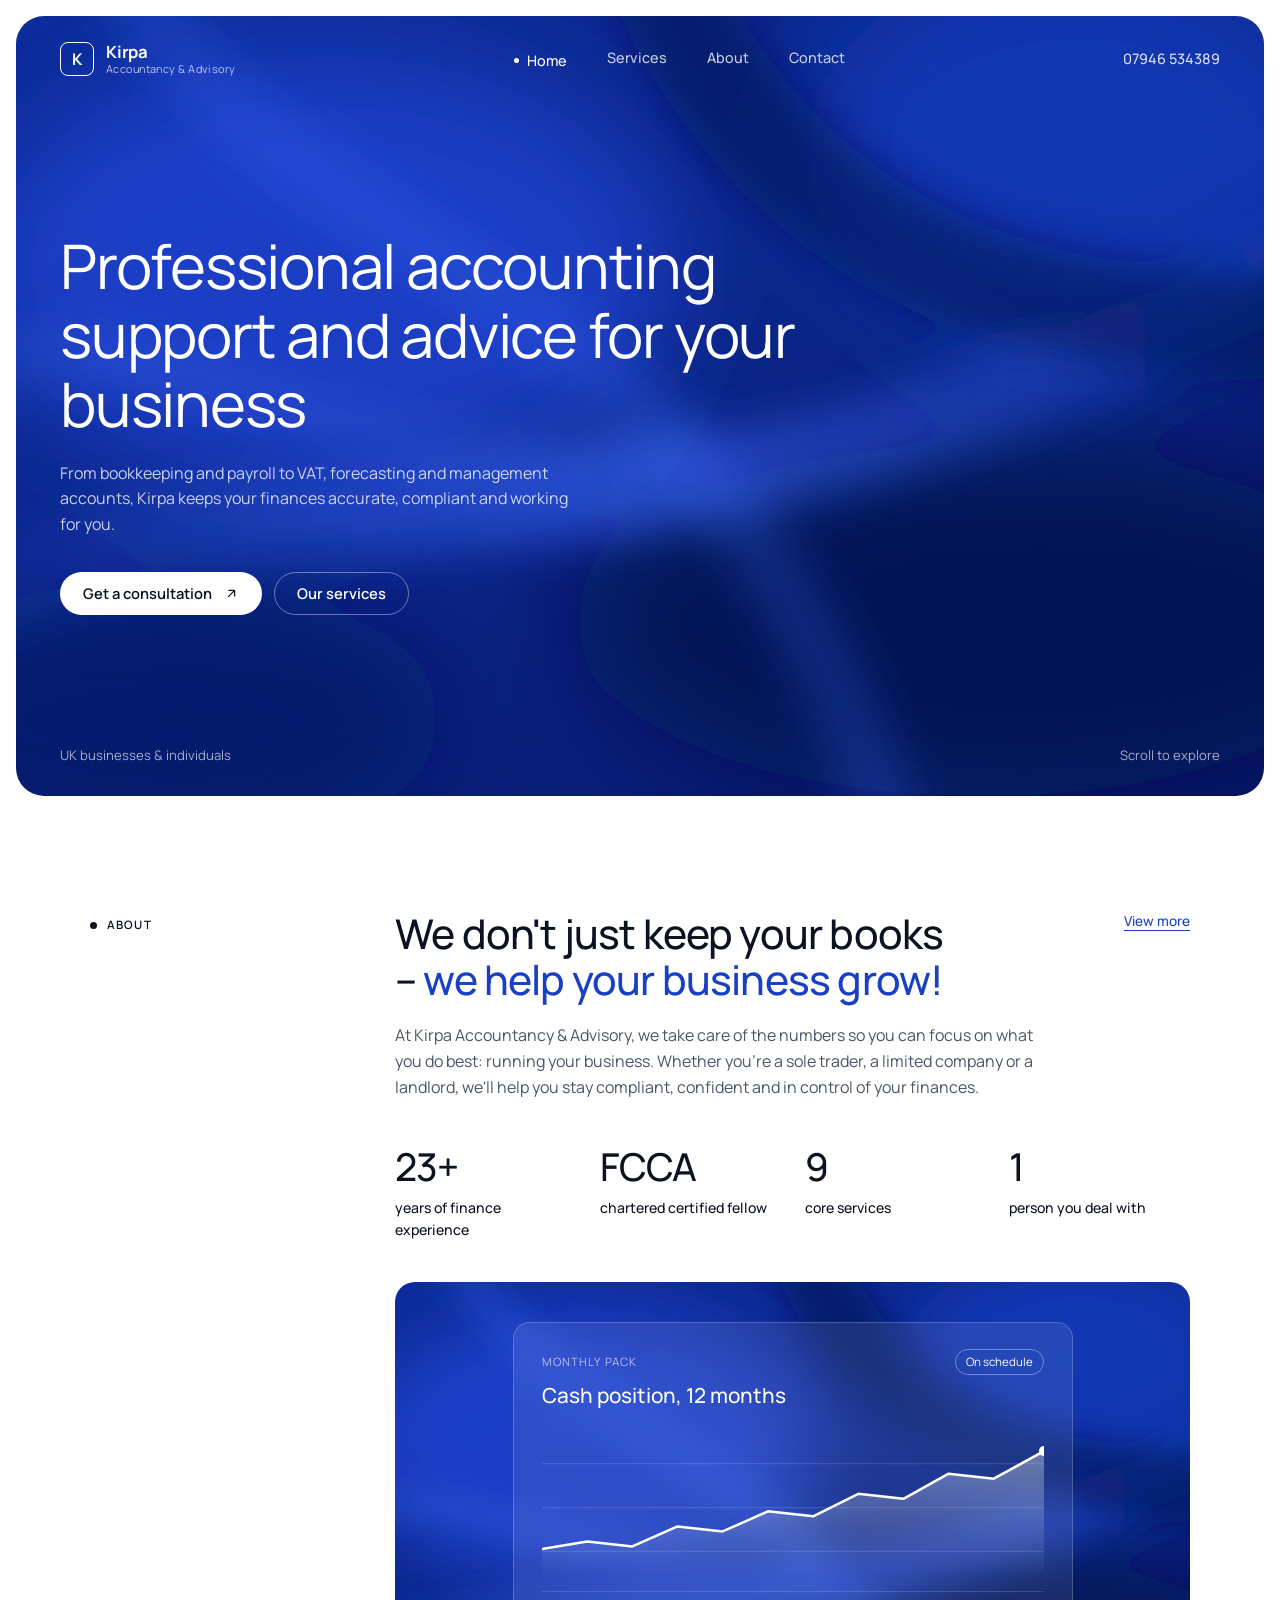
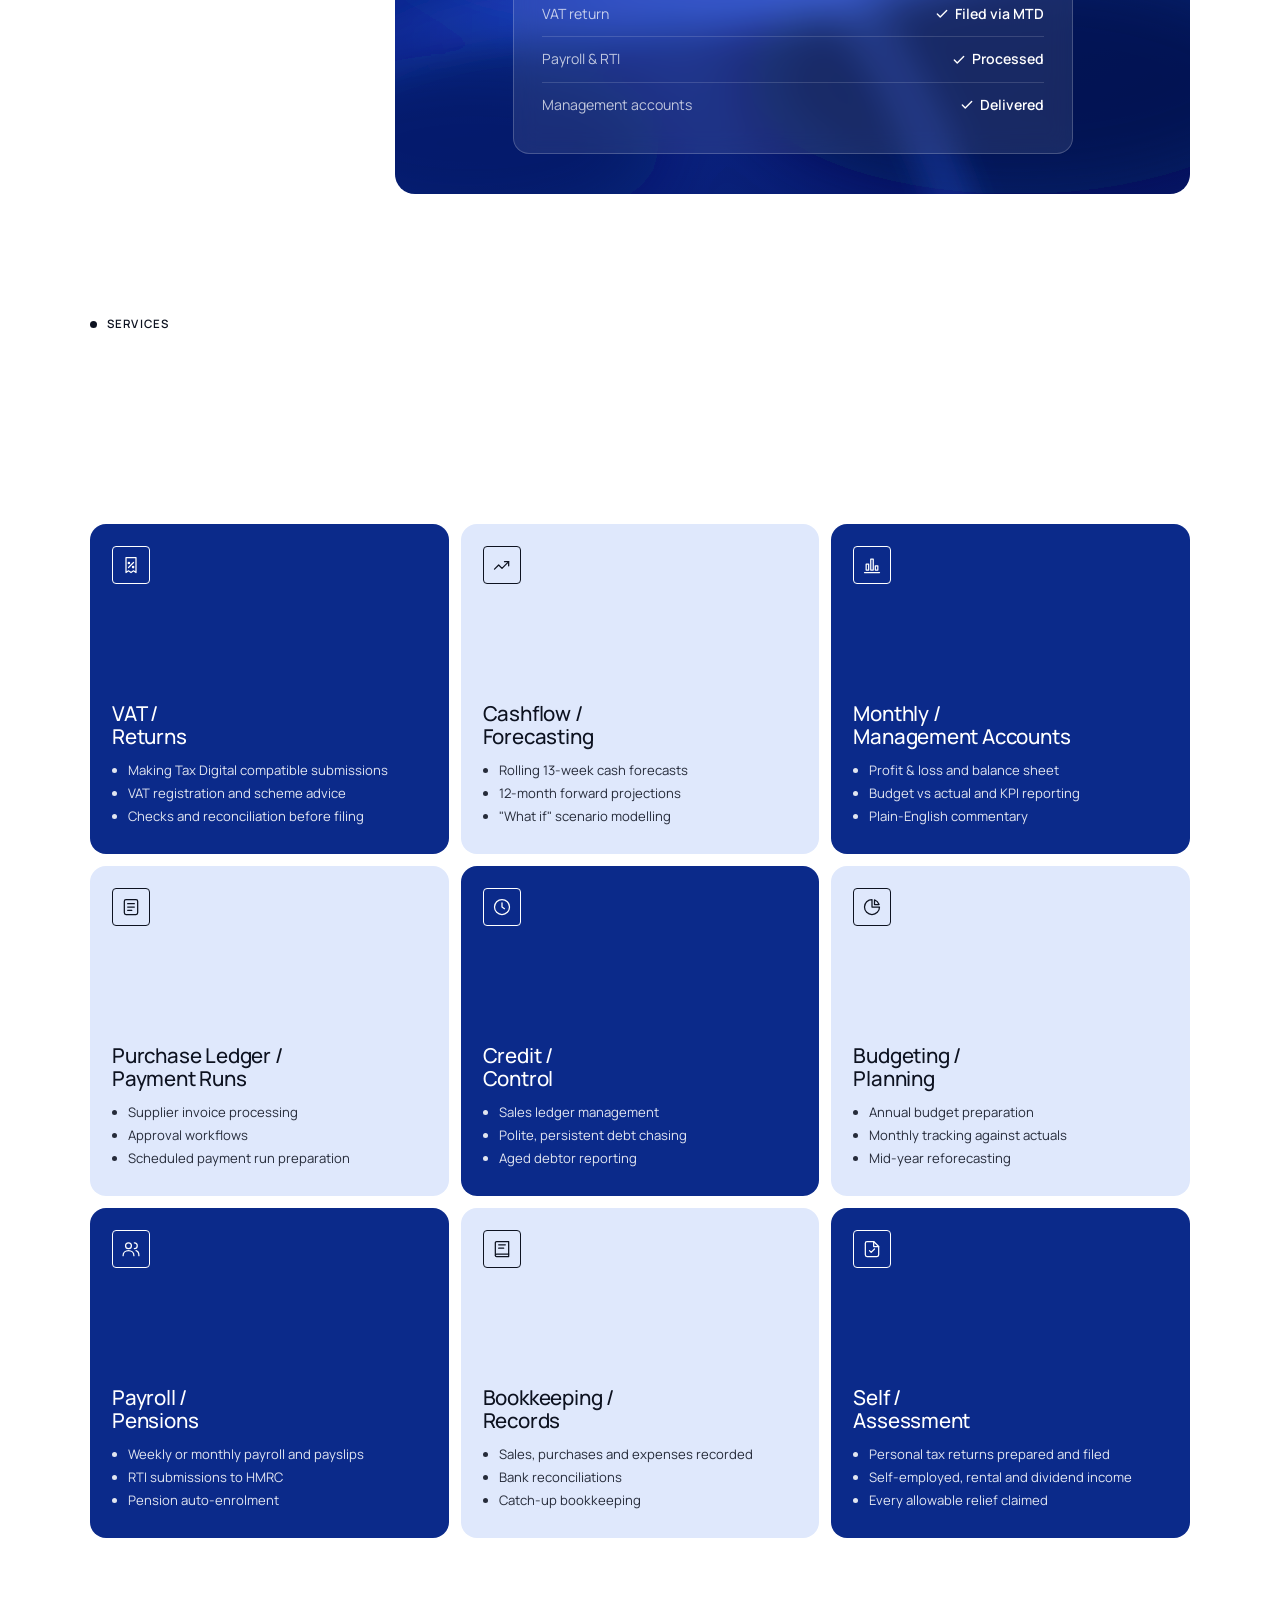
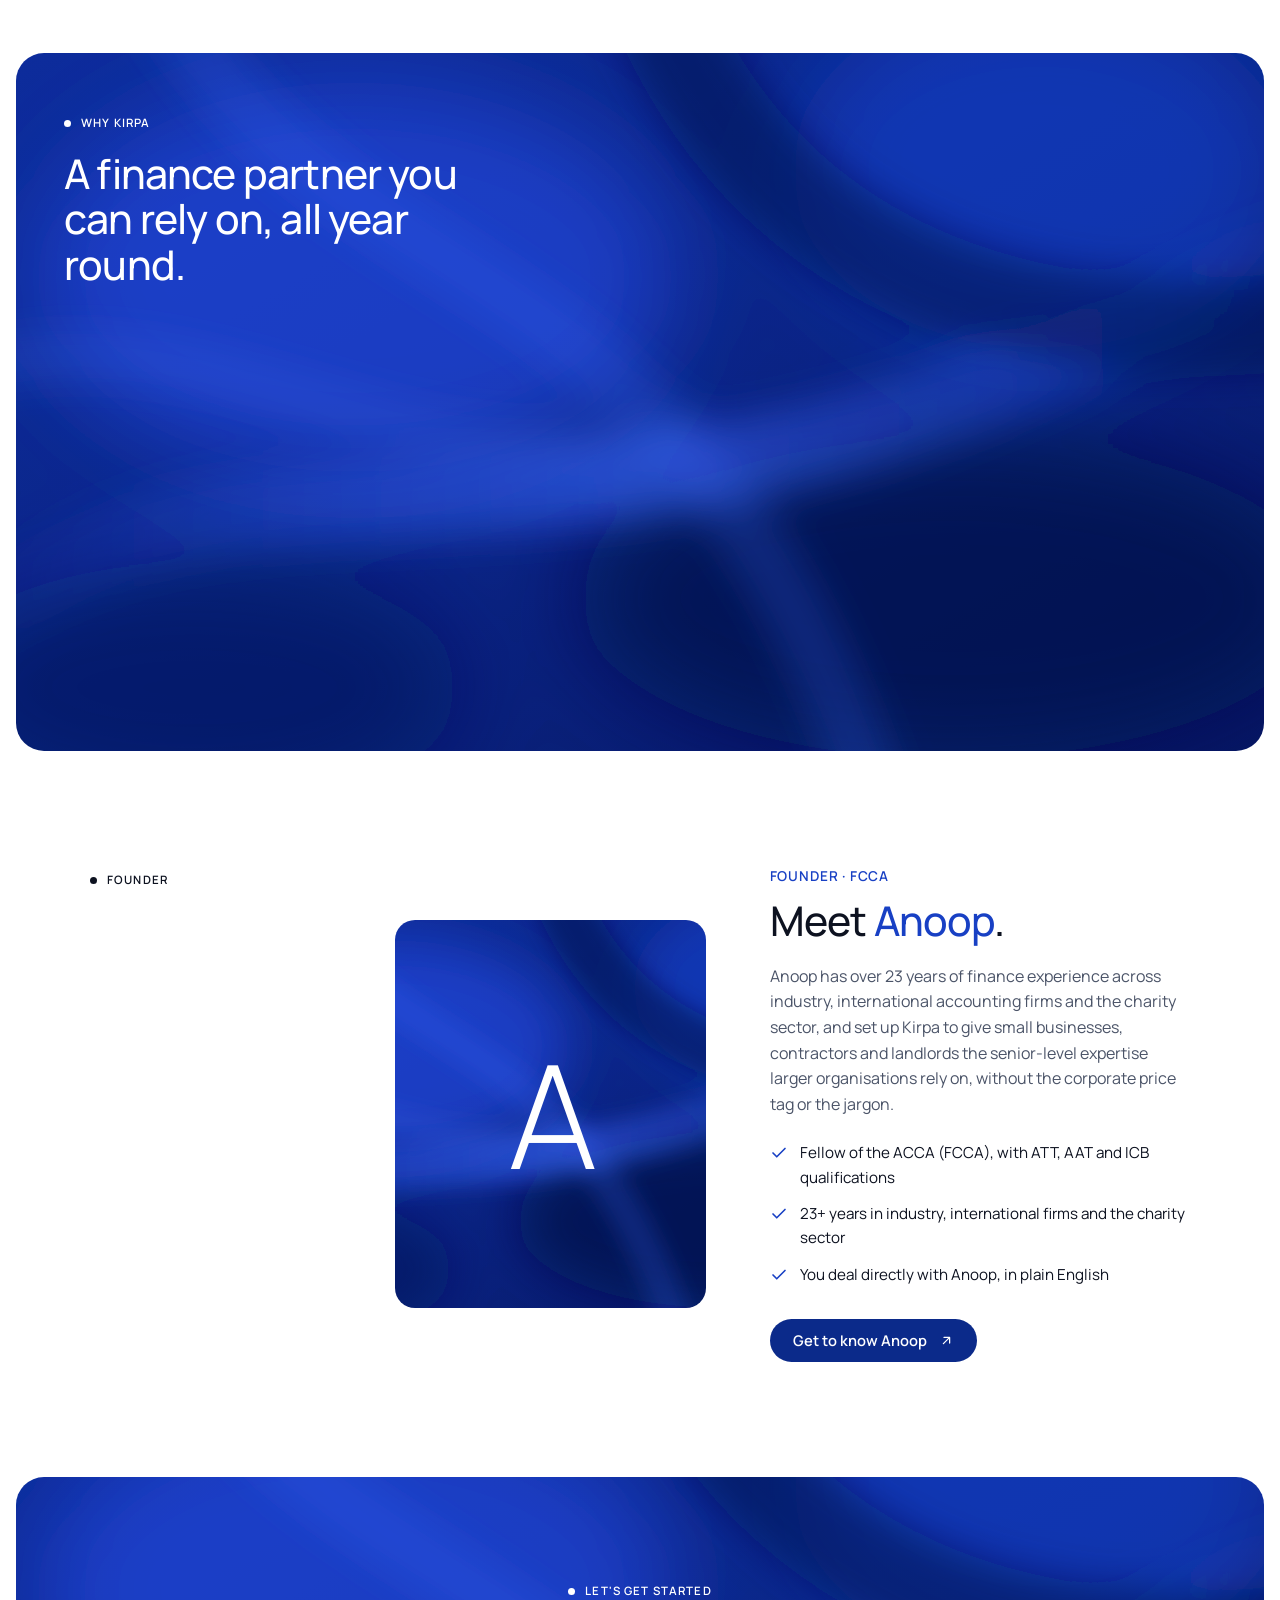
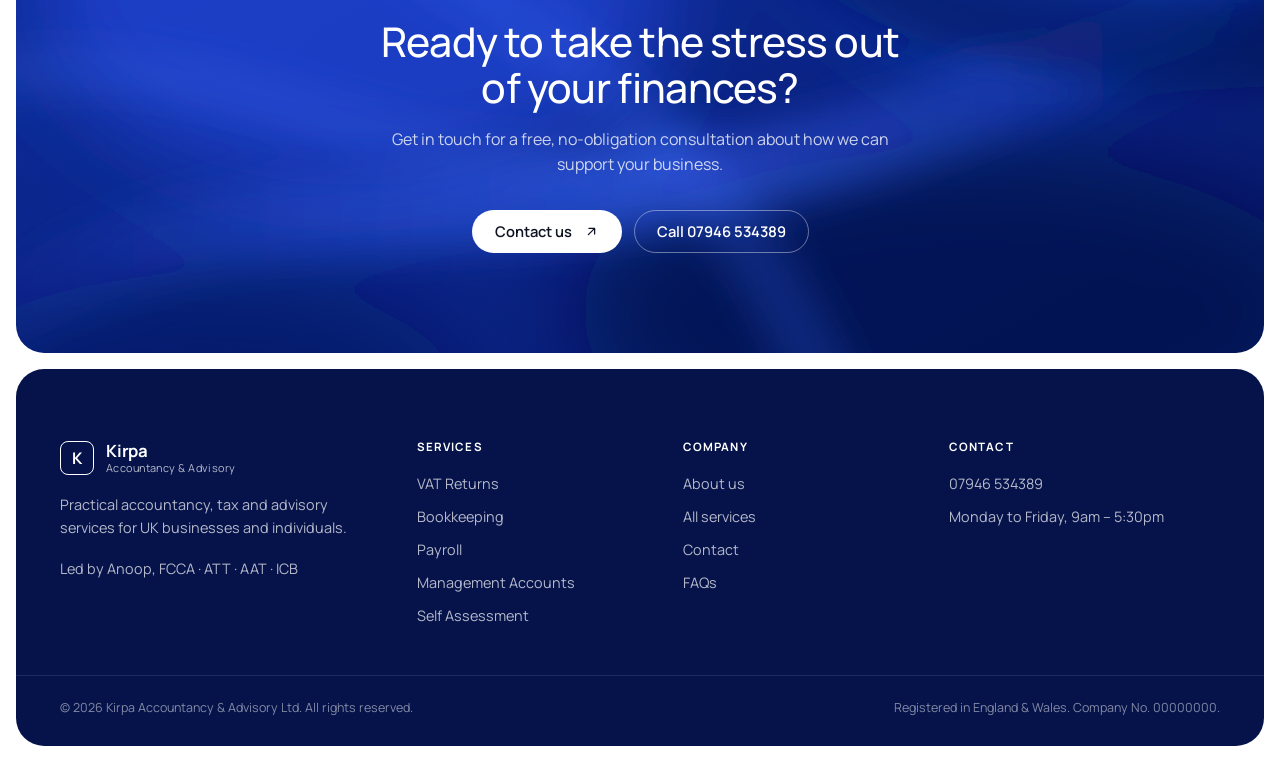
<file: index.html>
<!doctype html>
<html lang="en-GB">
<head>
  <meta charset="utf-8">
  <meta name="viewport" content="width=device-width, initial-scale=1">
  <title>Kirpa Accountancy &amp; Advisory Ltd | Accountants for Growing Businesses</title>
  <meta name="description" content="Kirpa Accountancy & Advisory Ltd provides VAT returns, bookkeeping, payroll, management accounts, cashflow forecasting, credit control, budgeting and self assessment for UK businesses and individuals.">
  <link rel="icon" href="favicon.svg" type="image/svg+xml">
  <link rel="preconnect" href="https://fonts.googleapis.com">
  <link rel="preconnect" href="https://fonts.gstatic.com" crossorigin>
  <link href="https://fonts.googleapis.com/css2?family=Manrope:wght@300;400;500;600;700&display=swap" rel="stylesheet">
  <link rel="stylesheet" href="css/styles.css">
</head>
<body>
  <a class="skip-link" href="#main">Skip to content</a>

  <div class="shell">
    <header class="hero silk">
      <nav class="nav" aria-label="Main">
        <a class="brand" href="index.html" aria-label="Kirpa Accountancy &amp; Advisory — home">
          <span class="brand-mark" aria-hidden="true">K</span>
          <span class="brand-text">
            <span class="brand-name">Kirpa</span>
            <span class="brand-sub">Accountancy &amp; Advisory</span>
          </span>
        </a>
        <ul class="nav-links" id="nav-links">
          <li><a href="index.html" aria-current="page">Home</a></li>
          <li><a href="services.html">Services</a></li>
          <li><a href="about.html">About</a></li>
          <li><a href="contact.html">Contact</a></li>
        </ul>
        <div class="nav-right">
          <a class="nav-phone" href="tel:+447946534389">07946 534389</a>
          <button class="nav-toggle" aria-label="Open menu" aria-expanded="false" aria-controls="nav-links">
            <svg viewBox="0 0 24 24" fill="none" stroke="currentColor" stroke-width="1.8" stroke-linecap="round"><path d="M4 7h16M4 12h16M4 17h16"/></svg>
          </button>
        </div>
      </nav>

      <div class="hero-body">
        <div class="hero-content">
          <h1>Professional accounting support and advice for your business</h1>
          <p>From bookkeeping and payroll to VAT, forecasting and management accounts, Kirpa keeps your finances accurate, compliant and working for you.</p>
          <div class="hero-actions">
            <a class="pill pill-white" href="contact.html">Get a consultation
              <svg viewBox="0 0 24 24" fill="none" stroke="currentColor" stroke-width="2" stroke-linecap="round" stroke-linejoin="round"><path d="M7 17L17 7M8 7h9v9"/></svg>
            </a>
            <a class="pill pill-ghost" href="services.html">Our services</a>
          </div>
        </div>
      </div>

      <div class="hero-foot">
        <span>UK businesses &amp; individuals</span>
        <a href="#about">Scroll to explore</a>
      </div>
    </header>

    <main id="main">
      <!-- About -->
      <section class="section" id="about">
        <div class="container row">
          <div><span class="label">About</span></div>
          <div class="row-body">
            <div class="row-head reveal">
              <h2>We don't just keep your books &ndash; <span class="hl">we help your business grow!</span></h2>
              <a class="view-more" href="about.html">View more</a>
            </div>
            <p class="reveal">At Kirpa Accountancy &amp; Advisory, we take care of the numbers so you can focus on what you do best: running your business. Whether you're a sole trader, a limited company or a landlord, we'll help you stay compliant, confident and in control of your finances.</p>

            <div class="stats reveal">
              <div><div class="stat-num">23+</div><div class="stat-label">years of finance experience</div></div>
              <div><div class="stat-num">FCCA</div><div class="stat-label">chartered certified fellow</div></div>
              <div><div class="stat-num">9</div><div class="stat-label">core services</div></div>
              <div><div class="stat-num">1</div><div class="stat-label">person you deal with</div></div>
            </div>

            <div class="visual silk reveal" aria-label="Example monthly reporting summary">
              <div class="glass">
                <div class="glass-head">
                  <span class="glass-label">Monthly pack</span>
                  <span class="glass-tag">On schedule</span>
                </div>
                <div class="glass-title">Cash position, 12 months</div>
                <svg class="glass-chart" viewBox="0 0 400 120" fill="none" aria-hidden="true">
                  <defs>
                    <linearGradient id="area" x1="0" y1="0" x2="0" y2="1">
                      <stop offset="0" stop-color="#ffffff" stop-opacity="0.35"/>
                      <stop offset="1" stop-color="#ffffff" stop-opacity="0"/>
                    </linearGradient>
                  </defs>
                  <path d="M0 30H400M0 65H400M0 100H400" stroke="rgba(255,255,255,0.12)"/>
                  <path d="M0 98 L36 92 L72 96 L108 80 L144 84 L180 68 L216 72 L252 54 L288 58 L324 38 L360 42 L400 20 L400 120 L0 120Z" fill="url(#area)"/>
                  <path d="M0 98 L36 92 L72 96 L108 80 L144 84 L180 68 L216 72 L252 54 L288 58 L324 38 L360 42 L400 20" stroke="#fff" stroke-width="2" stroke-linejoin="round"/>
                  <circle cx="400" cy="20" r="4" fill="#fff"/>
                </svg>
                <div class="glass-row"><span>VAT return</span><span><svg viewBox="0 0 24 24" fill="none" stroke="currentColor" stroke-width="2.4" stroke-linecap="round" stroke-linejoin="round"><path d="M20 6L9 17l-5-5"/></svg>Filed via MTD</span></div>
                <div class="glass-row"><span>Payroll &amp; RTI</span><span><svg viewBox="0 0 24 24" fill="none" stroke="currentColor" stroke-width="2.4" stroke-linecap="round" stroke-linejoin="round"><path d="M20 6L9 17l-5-5"/></svg>Processed</span></div>
                <div class="glass-row"><span>Management accounts</span><span><svg viewBox="0 0 24 24" fill="none" stroke="currentColor" stroke-width="2.4" stroke-linecap="round" stroke-linejoin="round"><path d="M20 6L9 17l-5-5"/></svg>Delivered</span></div>
              </div>
            </div>
          </div>
        </div>
      </section>

      <!-- Services -->
      <section class="section section-tight" id="services">
        <div class="container">
          <div class="row">
            <div><span class="label">Services</span></div>
            <div class="row-head reveal">
              <h2><span class="hl">Comprehensive accounting support</span> for businesses of any size</h2>
              <a class="view-more" href="services.html">View more</a>
            </div>
          </div>

          <div class="svc-grid reveal">
            <a class="svc svc-dark" href="services.html#vat-returns">
              <span class="svc-icon"><svg viewBox="0 0 24 24" fill="none" stroke="currentColor" stroke-width="1.5" stroke-linecap="round" stroke-linejoin="round"><path d="M6 3h12v18l-3-2-3 2-3-2-3 2z"/><path d="M9 15l6-6"/><circle cx="9.5" cy="9.5" r="0.8"/><circle cx="14.5" cy="14.5" r="0.8"/></svg></span>
              <div>
                <h3>VAT /<br>Returns</h3>
                <ul>
                  <li>Making Tax Digital compatible submissions</li>
                  <li>VAT registration and scheme advice</li>
                  <li>Checks and reconciliation before filing</li>
                </ul>
              </div>
            </a>
            <a class="svc svc-light" href="services.html#cashflow-forecasting">
              <span class="svc-icon"><svg viewBox="0 0 24 24" fill="none" stroke="currentColor" stroke-width="1.5" stroke-linecap="round" stroke-linejoin="round"><path d="M3 17l5-5 4 4 8-8"/><path d="M15 8h5v5"/></svg></span>
              <div>
                <h3>Cashflow /<br>Forecasting</h3>
                <ul>
                  <li>Rolling 13-week cash forecasts</li>
                  <li>12-month forward projections</li>
                  <li>"What if" scenario modelling</li>
                </ul>
              </div>
            </a>
            <a class="svc svc-dark" href="services.html#management-accounts">
              <span class="svc-icon"><svg viewBox="0 0 24 24" fill="none" stroke="currentColor" stroke-width="1.5" stroke-linecap="round" stroke-linejoin="round"><path d="M3 21h18"/><rect x="5" y="11" width="3" height="7"/><rect x="10.5" y="5" width="3" height="13"/><rect x="16" y="13" width="3" height="5"/></svg></span>
              <div>
                <h3>Monthly /<br>Management Accounts</h3>
                <ul>
                  <li>Profit &amp; loss and balance sheet</li>
                  <li>Budget vs actual and KPI reporting</li>
                  <li>Plain-English commentary</li>
                </ul>
              </div>
            </a>
            <a class="svc svc-light" href="services.html#purchase-ledger">
              <span class="svc-icon"><svg viewBox="0 0 24 24" fill="none" stroke="currentColor" stroke-width="1.5" stroke-linecap="round" stroke-linejoin="round"><rect x="4" y="3" width="16" height="18" rx="2"/><path d="M8 8h8M8 12h8M8 16h5"/></svg></span>
              <div>
                <h3>Purchase Ledger /<br>Payment Runs</h3>
                <ul>
                  <li>Supplier invoice processing</li>
                  <li>Approval workflows</li>
                  <li>Scheduled payment run preparation</li>
                </ul>
              </div>
            </a>
            <a class="svc svc-dark" href="services.html#credit-control">
              <span class="svc-icon"><svg viewBox="0 0 24 24" fill="none" stroke="currentColor" stroke-width="1.5" stroke-linecap="round" stroke-linejoin="round"><circle cx="12" cy="12" r="9"/><path d="M12 7v5l3 2"/></svg></span>
              <div>
                <h3>Credit /<br>Control</h3>
                <ul>
                  <li>Sales ledger management</li>
                  <li>Polite, persistent debt chasing</li>
                  <li>Aged debtor reporting</li>
                </ul>
              </div>
            </a>
            <a class="svc svc-light" href="services.html#budgeting">
              <span class="svc-icon"><svg viewBox="0 0 24 24" fill="none" stroke="currentColor" stroke-width="1.5" stroke-linecap="round" stroke-linejoin="round"><path d="M21 12a9 9 0 1 1-9-9v9z"/><path d="M15 3.5A9 9 0 0 1 20.5 9H15z"/></svg></span>
              <div>
                <h3>Budgeting /<br>Planning</h3>
                <ul>
                  <li>Annual budget preparation</li>
                  <li>Monthly tracking against actuals</li>
                  <li>Mid-year reforecasting</li>
                </ul>
              </div>
            </a>
            <a class="svc svc-dark" href="services.html#payroll">
              <span class="svc-icon"><svg viewBox="0 0 24 24" fill="none" stroke="currentColor" stroke-width="1.5" stroke-linecap="round" stroke-linejoin="round"><circle cx="9" cy="8" r="3.5"/><path d="M2.5 20c0-3.6 2.9-6 6.5-6s6.5 2.4 6.5 6"/><path d="M16 4.5a3.5 3.5 0 0 1 0 7"/><path d="M18 14c2.2.6 3.5 2.8 3.5 6"/></svg></span>
              <div>
                <h3>Payroll /<br>Pensions</h3>
                <ul>
                  <li>Weekly or monthly payroll and payslips</li>
                  <li>RTI submissions to HMRC</li>
                  <li>Pension auto-enrolment</li>
                </ul>
              </div>
            </a>
            <a class="svc svc-light" href="services.html#bookkeeping">
              <span class="svc-icon"><svg viewBox="0 0 24 24" fill="none" stroke="currentColor" stroke-width="1.5" stroke-linecap="round" stroke-linejoin="round"><path d="M4 4.5A1.5 1.5 0 0 1 5.5 3H20v15H5.5A1.5 1.5 0 0 0 4 19.5z"/><path d="M4 19.5A1.5 1.5 0 0 0 5.5 21H20v-3"/><path d="M8 7h8M8 11h6"/></svg></span>
              <div>
                <h3>Bookkeeping /<br>Records</h3>
                <ul>
                  <li>Sales, purchases and expenses recorded</li>
                  <li>Bank reconciliations</li>
                  <li>Catch-up bookkeeping</li>
                </ul>
              </div>
            </a>
            <a class="svc svc-dark" href="services.html#self-assessment">
              <span class="svc-icon"><svg viewBox="0 0 24 24" fill="none" stroke="currentColor" stroke-width="1.5" stroke-linecap="round" stroke-linejoin="round"><path d="M14 3H6a2 2 0 0 0-2 2v14a2 2 0 0 0 2 2h12a2 2 0 0 0 2-2V9z"/><path d="M14 3v6h6"/><path d="M9 14l2 2 4-4"/></svg></span>
              <div>
                <h3>Self /<br>Assessment</h3>
                <ul>
                  <li>Personal tax returns prepared and filed</li>
                  <li>Self-employed, rental and dividend income</li>
                  <li>Every allowable relief claimed</li>
                </ul>
              </div>
            </a>
          </div>
        </div>
      </section>

      <!-- Why Kirpa -->
      <section class="feature-panel silk">
        <span class="label label-light">Why Kirpa</span>
        <h2 class="reveal">A finance partner you can rely on, all year round.</h2>
        <div class="floats reveal">
          <div class="float">We use <strong>cloud accounting software and secure online tools</strong> for fast, simple document exchange.</div>
          <div class="float"><strong>You deal directly with Anoop</strong> &ndash; no call centres, no juniors and no starting from scratch.</div>
          <div class="float"><strong>Senior-level expertise</strong> without the corporate price tag, from a Fellow of the ACCA.</div>
          <div class="float">We <strong>track every HMRC and Companies House deadline</strong> and remind you well in advance.</div>
          <div class="float"><strong>Friendly, jargon-free advice</strong> tailored to the way your business actually works.</div>
          <div class="float"><strong>Your financial data is protected</strong> and handled in line with UK GDPR.</div>
        </div>
      </section>

      <!-- Founder -->
      <section class="section">
        <div class="container row">
          <div><span class="label">Founder</span></div>
          <div class="founder reveal">
            <div class="monogram silk" aria-hidden="true">A</div>
            <div>
              <div class="founder-role">Founder &middot; FCCA</div>
              <h2>Meet <span class="hl">Anoop</span>.</h2>
              <p>Anoop has over 23 years of finance experience across industry, international accounting firms and the charity sector, and set up Kirpa to give small businesses, contractors and landlords the senior-level expertise larger organisations rely on, without the corporate price tag or the jargon.</p>
              <ul class="ticks">
                <li><svg viewBox="0 0 24 24" fill="none" stroke="currentColor" stroke-width="2.2" stroke-linecap="round" stroke-linejoin="round"><path d="M20 6L9 17l-5-5"/></svg>Fellow of the ACCA (FCCA), with ATT, AAT and ICB qualifications</li>
                <li><svg viewBox="0 0 24 24" fill="none" stroke="currentColor" stroke-width="2.2" stroke-linecap="round" stroke-linejoin="round"><path d="M20 6L9 17l-5-5"/></svg>23+ years in industry, international firms and the charity sector</li>
                <li><svg viewBox="0 0 24 24" fill="none" stroke="currentColor" stroke-width="2.2" stroke-linecap="round" stroke-linejoin="round"><path d="M20 6L9 17l-5-5"/></svg>You deal directly with Anoop, in plain English</li>
              </ul>
              <a class="pill pill-blue" href="about.html">Get to know Anoop
                <svg viewBox="0 0 24 24" fill="none" stroke="currentColor" stroke-width="2" stroke-linecap="round" stroke-linejoin="round"><path d="M7 17L17 7M8 7h9v9"/></svg>
              </a>
            </div>
          </div>
        </div>
      </section>

      <!-- CTA -->
      <section class="cta-panel silk reveal">
        <span class="label label-light">Let's get started</span>
        <h2>Ready to take the stress out of your finances?</h2>
        <p>Get in touch for a free, no-obligation consultation about how we can support your business.</p>
        <div class="hero-actions">
          <a class="pill pill-white" href="contact.html">Contact us
            <svg viewBox="0 0 24 24" fill="none" stroke="currentColor" stroke-width="2" stroke-linecap="round" stroke-linejoin="round"><path d="M7 17L17 7M8 7h9v9"/></svg>
          </a>
          <a class="pill pill-ghost" href="tel:+447946534389">Call 07946 534389</a>
        </div>
      </section>
    </main>

    <footer class="site-footer">
      <div class="footer-top">
        <div>
          <a class="brand" href="index.html">
            <span class="brand-mark" aria-hidden="true">K</span>
            <span class="brand-text">
              <span class="brand-name">Kirpa</span>
              <span class="brand-sub">Accountancy &amp; Advisory</span>
            </span>
          </a>
          <p class="footer-about">Practical accountancy, tax and advisory services for UK businesses and individuals.</p>
          <p class="footer-about">Led by Anoop, FCCA &middot; ATT &middot; AAT &middot; ICB</p>
        </div>
        <div class="footer-col">
          <h4>Services</h4>
          <ul>
            <li><a href="services.html#vat-returns">VAT Returns</a></li>
            <li><a href="services.html#bookkeeping">Bookkeeping</a></li>
            <li><a href="services.html#payroll">Payroll</a></li>
            <li><a href="services.html#management-accounts">Management Accounts</a></li>
            <li><a href="services.html#self-assessment">Self Assessment</a></li>
          </ul>
        </div>
        <div class="footer-col">
          <h4>Company</h4>
          <ul>
            <li><a href="about.html">About us</a></li>
            <li><a href="services.html">All services</a></li>
            <li><a href="contact.html">Contact</a></li>
            <li><a href="contact.html#faq">FAQs</a></li>
          </ul>
        </div>
        <div class="footer-col">
          <h4>Contact</h4>
          <ul>
            <li><a href="tel:+447946534389">07946 534389</a></li>
            <li>Monday to Friday, 9am – 5:30pm</li>
          </ul>
        </div>
      </div>
      <div class="footer-bottom">
        <span>&copy; <span data-year>2026</span> Kirpa Accountancy &amp; Advisory Ltd. All rights reserved.</span>
        <span>Registered in England &amp; Wales. Company No. 00000000.</span>
      </div>
    </footer>
  </div>

  <script src="js/main.js"></script>
</body>
</html>
</file>
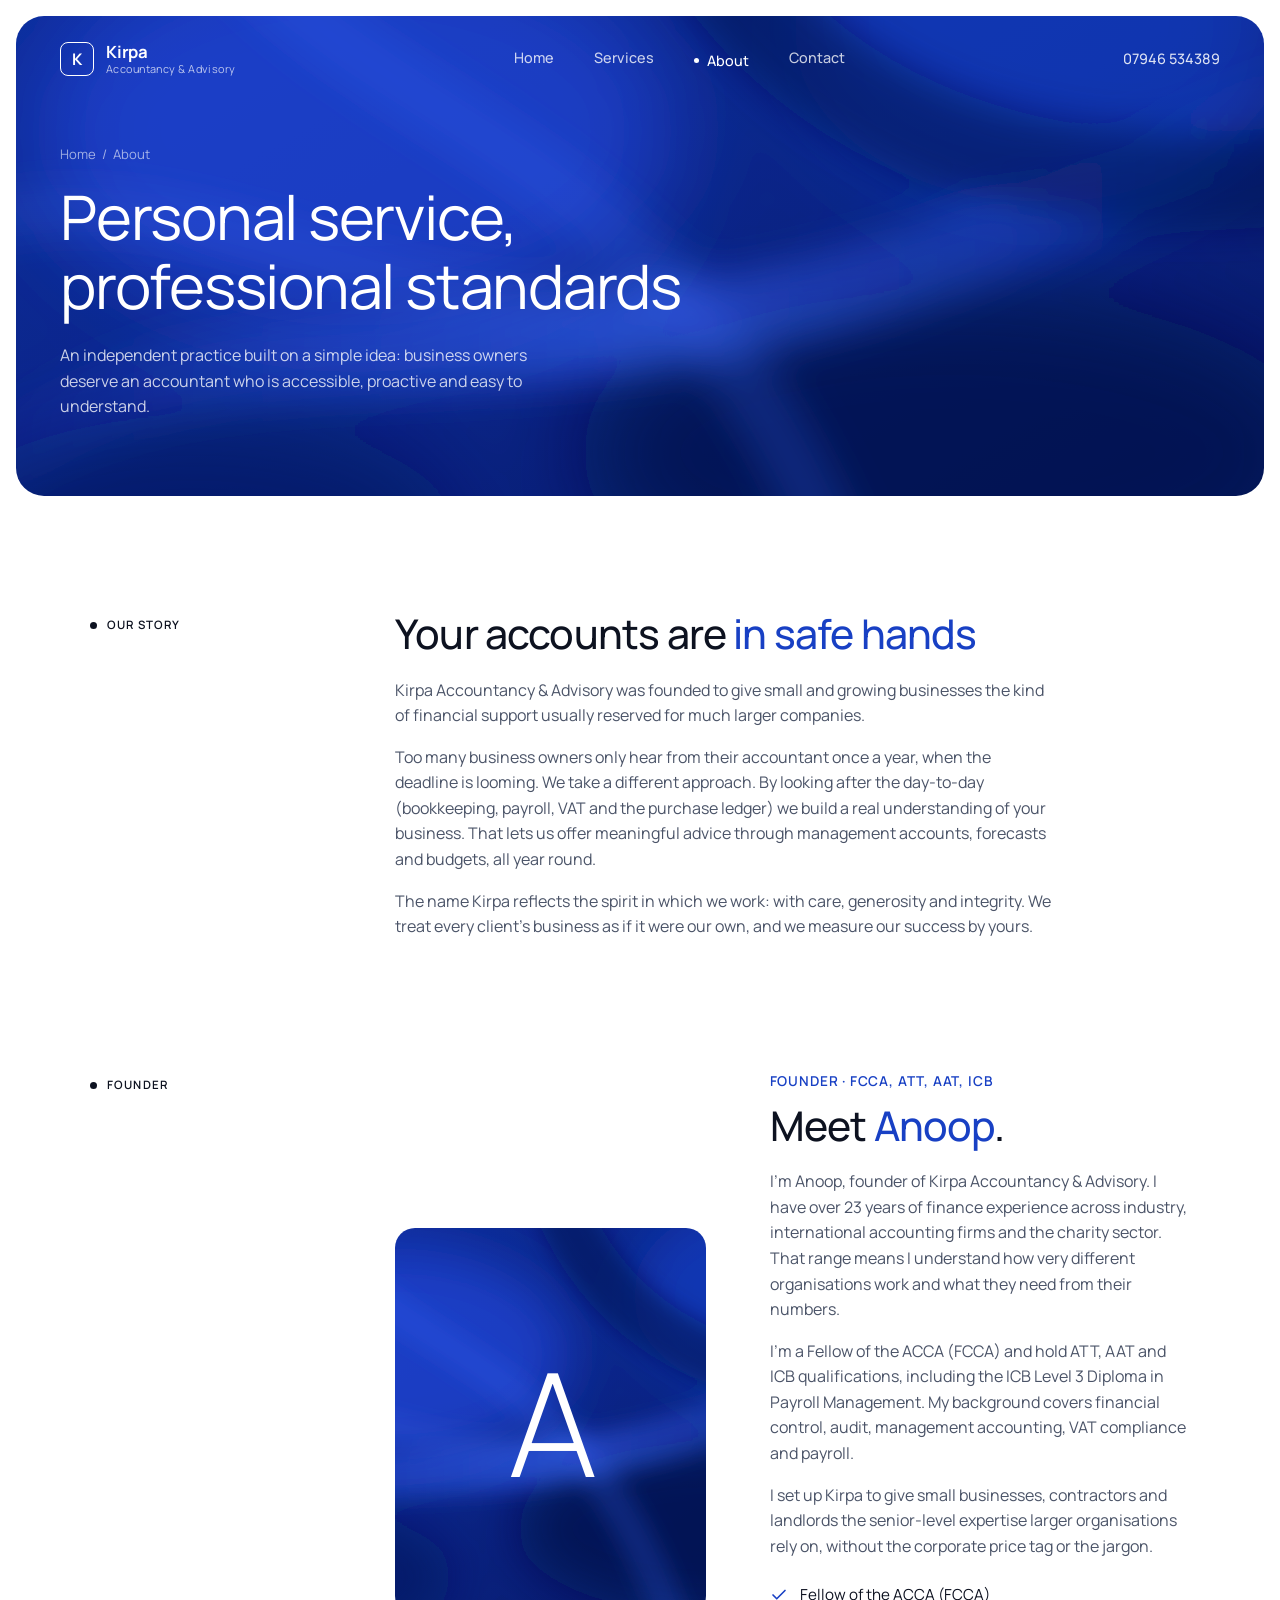
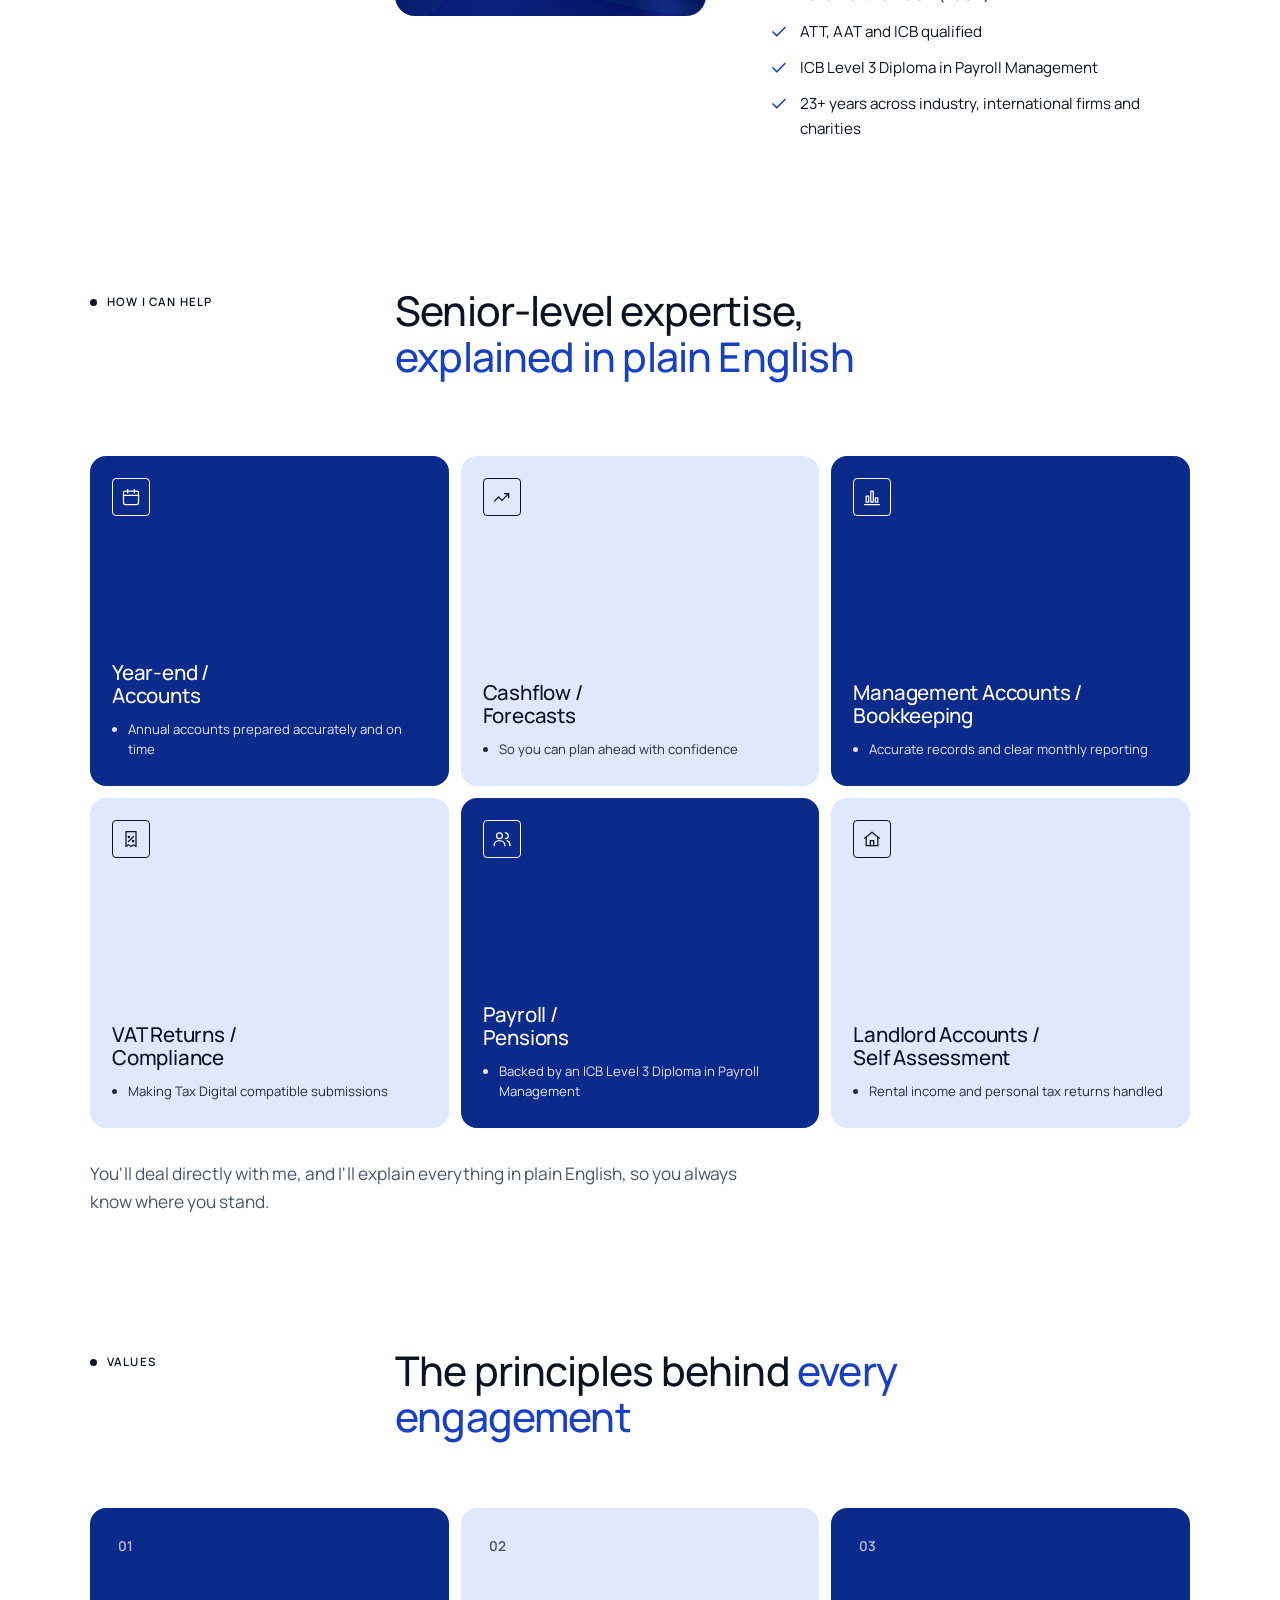
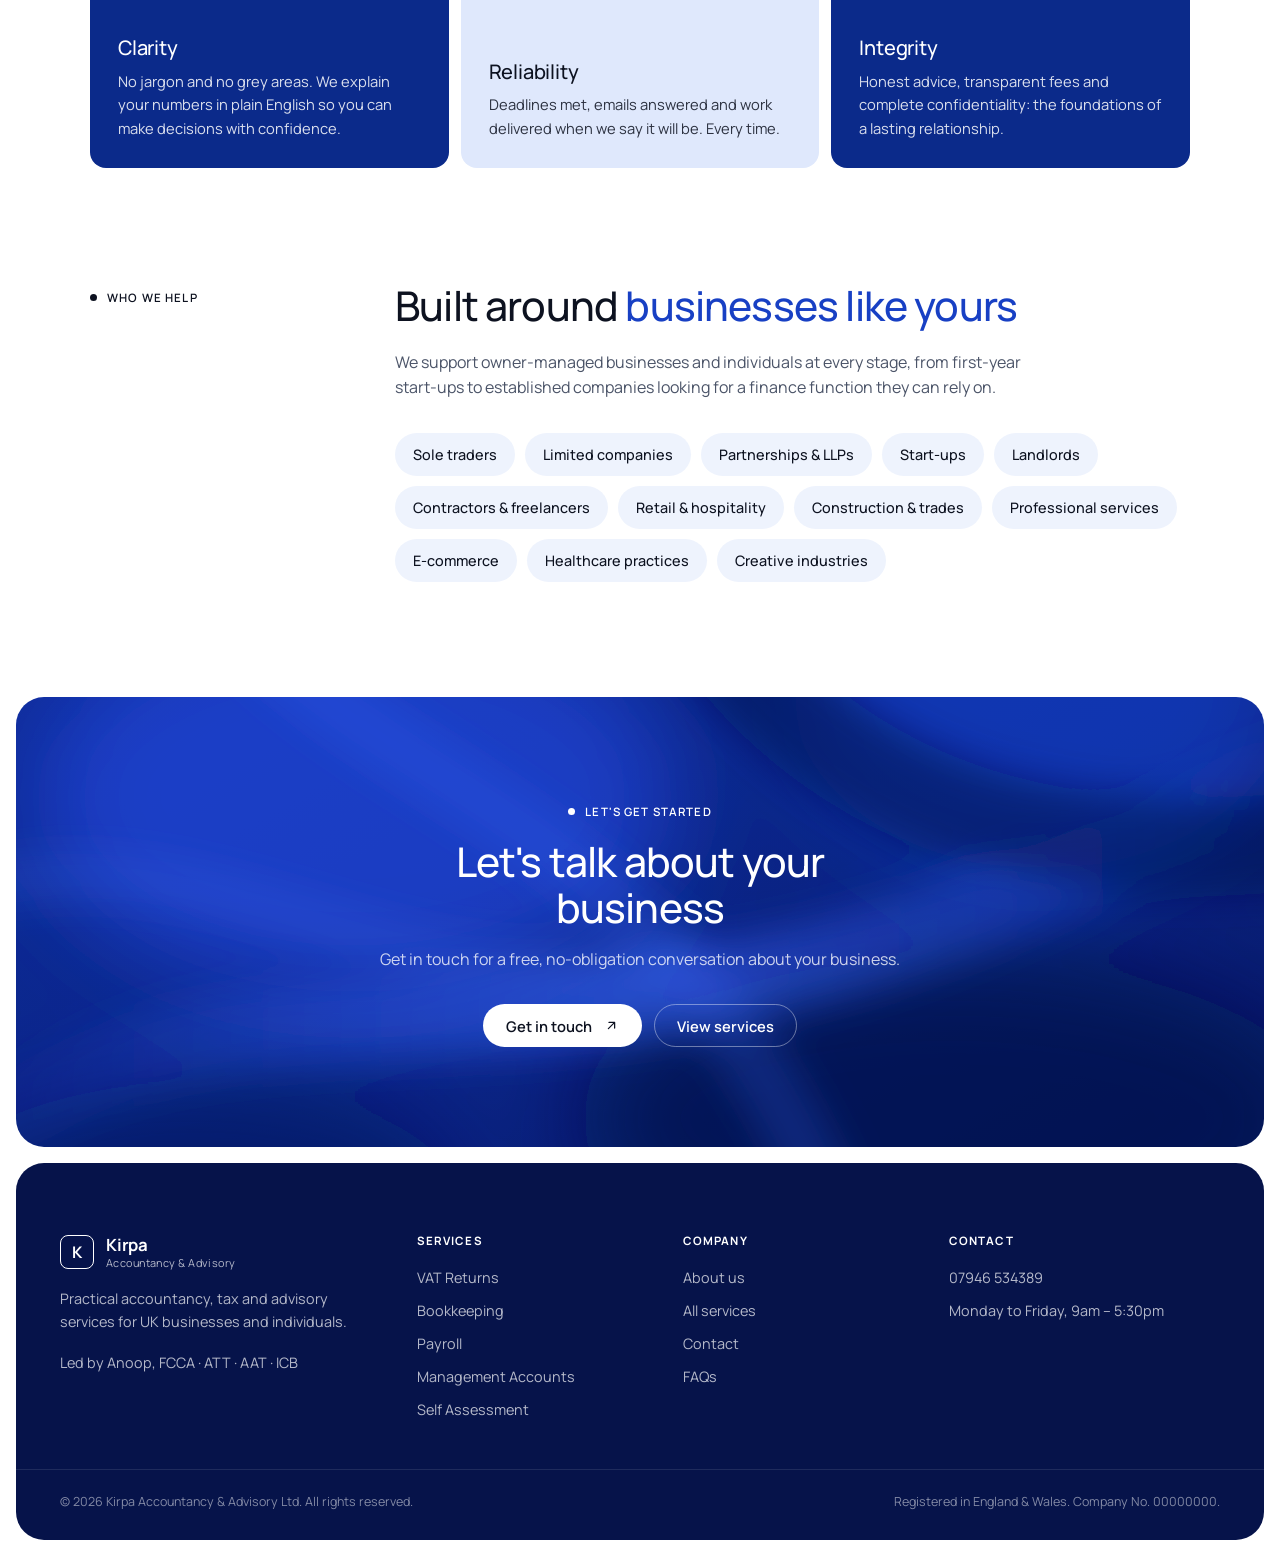
<file: about.html>
<!doctype html>
<html lang="en-GB">
<head>
  <meta charset="utf-8">
  <meta name="viewport" content="width=device-width, initial-scale=1">
  <title>About Us | Kirpa Accountancy &amp; Advisory Ltd</title>
  <meta name="description" content="Kirpa Accountancy & Advisory Ltd is an independent accountancy practice providing practical, personal financial support to UK businesses and individuals.">
  <link rel="icon" href="favicon.svg" type="image/svg+xml">
  <link rel="preconnect" href="https://fonts.googleapis.com">
  <link rel="preconnect" href="https://fonts.gstatic.com" crossorigin>
  <link href="https://fonts.googleapis.com/css2?family=Manrope:wght@300;400;500;600;700&display=swap" rel="stylesheet">
  <link rel="stylesheet" href="css/styles.css">
</head>
<body>
  <a class="skip-link" href="#main">Skip to content</a>

  <div class="shell">
    <header class="hero hero-sm silk">
      <nav class="nav" aria-label="Main">
        <a class="brand" href="index.html" aria-label="Kirpa Accountancy &amp; Advisory — home">
          <span class="brand-mark" aria-hidden="true">K</span>
          <span class="brand-text">
            <span class="brand-name">Kirpa</span>
            <span class="brand-sub">Accountancy &amp; Advisory</span>
          </span>
        </a>
        <ul class="nav-links" id="nav-links">
          <li><a href="index.html">Home</a></li>
          <li><a href="services.html">Services</a></li>
          <li><a href="about.html" aria-current="page">About</a></li>
          <li><a href="contact.html">Contact</a></li>
        </ul>
        <div class="nav-right">
          <a class="nav-phone" href="tel:+447946534389">07946 534389</a>
          <button class="nav-toggle" aria-label="Open menu" aria-expanded="false" aria-controls="nav-links">
            <svg viewBox="0 0 24 24" fill="none" stroke="currentColor" stroke-width="1.8" stroke-linecap="round"><path d="M4 7h16M4 12h16M4 17h16"/></svg>
          </button>
        </div>
      </nav>

      <div class="hero-body">
        <div class="hero-content">
          <div class="crumbs"><a href="index.html">Home</a> &nbsp;/&nbsp; About</div>
          <h1>Personal service, professional standards</h1>
          <p>An independent practice built on a simple idea: business owners deserve an accountant who is accessible, proactive and easy to understand.</p>
        </div>
      </div>
    </header>

    <main id="main">
      <section class="section">
        <div class="container row">
          <div><span class="label">Our story</span></div>
          <div class="row-body reveal">
            <h2>Your accounts are <span class="hl">in safe hands</span></h2>
            <p>Kirpa Accountancy &amp; Advisory was founded to give small and growing businesses the kind of financial support usually reserved for much larger companies.</p>
            <p>Too many business owners only hear from their accountant once a year, when the deadline is looming. We take a different approach. By looking after the day-to-day (bookkeeping, payroll, VAT and the purchase ledger) we build a real understanding of your business. That lets us offer meaningful advice through management accounts, forecasts and budgets, all year round.</p>
            <p>The name Kirpa reflects the spirit in which we work: with care, generosity and integrity. We treat every client's business as if it were our own, and we measure our success by yours.</p>
          </div>
        </div>
      </section>

      <section class="section section-tight">
        <div class="container row">
          <div><span class="label">Founder</span></div>
          <div class="founder reveal">
            <div class="monogram silk" aria-hidden="true">A</div>
            <div>
              <div class="founder-role">Founder &middot; FCCA, ATT, AAT, ICB</div>
              <h2>Meet <span class="hl">Anoop</span>.</h2>
              <p>I'm Anoop, founder of Kirpa Accountancy &amp; Advisory. I have over 23 years of finance experience across industry, international accounting firms and the charity sector. That range means I understand how very different organisations work and what they need from their numbers.</p>
              <p>I'm a Fellow of the ACCA (FCCA) and hold ATT, AAT and ICB qualifications, including the ICB Level 3 Diploma in Payroll Management. My background covers financial control, audit, management accounting, VAT compliance and payroll.</p>
              <p>I set up Kirpa to give small businesses, contractors and landlords the senior-level expertise larger organisations rely on, without the corporate price tag or the jargon.</p>
              <ul class="ticks">
                <li><svg viewBox="0 0 24 24" fill="none" stroke="currentColor" stroke-width="2.2" stroke-linecap="round" stroke-linejoin="round"><path d="M20 6L9 17l-5-5"/></svg>Fellow of the ACCA (FCCA)</li>
                <li><svg viewBox="0 0 24 24" fill="none" stroke="currentColor" stroke-width="2.2" stroke-linecap="round" stroke-linejoin="round"><path d="M20 6L9 17l-5-5"/></svg>ATT, AAT and ICB qualified</li>
                <li><svg viewBox="0 0 24 24" fill="none" stroke="currentColor" stroke-width="2.2" stroke-linecap="round" stroke-linejoin="round"><path d="M20 6L9 17l-5-5"/></svg>ICB Level 3 Diploma in Payroll Management</li>
                <li><svg viewBox="0 0 24 24" fill="none" stroke="currentColor" stroke-width="2.2" stroke-linecap="round" stroke-linejoin="round"><path d="M20 6L9 17l-5-5"/></svg>23+ years across industry, international firms and charities</li>
              </ul>
            </div>
          </div>
        </div>
      </section>

      <section class="section section-tight">
        <div class="container">
          <div class="row">
            <div><span class="label">How I can help</span></div>
            <div class="row-head reveal">
              <h2>Senior-level expertise, <span class="hl">explained in plain English</span></h2>
            </div>
          </div>
          <div class="svc-grid reveal">
            <a class="svc svc-dark" href="contact.html">
              <span class="svc-icon"><svg viewBox="0 0 24 24" fill="none" stroke="currentColor" stroke-width="1.5" stroke-linecap="round" stroke-linejoin="round"><rect x="3" y="5" width="18" height="16" rx="2"/><path d="M3 10h18M8 3v4M16 3v4"/></svg></span>
              <div><h3>Year-end /<br>Accounts</h3><ul><li>Annual accounts prepared accurately and on time</li></ul></div>
            </a>
            <a class="svc svc-light" href="services.html#cashflow-forecasting">
              <span class="svc-icon"><svg viewBox="0 0 24 24" fill="none" stroke="currentColor" stroke-width="1.5" stroke-linecap="round" stroke-linejoin="round"><path d="M3 17l5-5 4 4 8-8"/><path d="M15 8h5v5"/></svg></span>
              <div><h3>Cashflow /<br>Forecasts</h3><ul><li>So you can plan ahead with confidence</li></ul></div>
            </a>
            <a class="svc svc-dark" href="services.html#management-accounts">
              <span class="svc-icon"><svg viewBox="0 0 24 24" fill="none" stroke="currentColor" stroke-width="1.5" stroke-linecap="round" stroke-linejoin="round"><path d="M3 21h18"/><rect x="5" y="11" width="3" height="7"/><rect x="10.5" y="5" width="3" height="13"/><rect x="16" y="13" width="3" height="5"/></svg></span>
              <div><h3>Management Accounts /<br>Bookkeeping</h3><ul><li>Accurate records and clear monthly reporting</li></ul></div>
            </a>
            <a class="svc svc-light" href="services.html#vat-returns">
              <span class="svc-icon"><svg viewBox="0 0 24 24" fill="none" stroke="currentColor" stroke-width="1.5" stroke-linecap="round" stroke-linejoin="round"><path d="M6 3h12v18l-3-2-3 2-3-2-3 2z"/><path d="M9 15l6-6"/><circle cx="9.5" cy="9.5" r="0.8"/><circle cx="14.5" cy="14.5" r="0.8"/></svg></span>
              <div><h3>VAT Returns /<br>Compliance</h3><ul><li>Making Tax Digital compatible submissions</li></ul></div>
            </a>
            <a class="svc svc-dark" href="services.html#payroll">
              <span class="svc-icon"><svg viewBox="0 0 24 24" fill="none" stroke="currentColor" stroke-width="1.5" stroke-linecap="round" stroke-linejoin="round"><circle cx="9" cy="8" r="3.5"/><path d="M2.5 20c0-3.6 2.9-6 6.5-6s6.5 2.4 6.5 6"/><path d="M16 4.5a3.5 3.5 0 0 1 0 7"/><path d="M18 14c2.2.6 3.5 2.8 3.5 6"/></svg></span>
              <div><h3>Payroll /<br>Pensions</h3><ul><li>Backed by an ICB Level 3 Diploma in Payroll Management</li></ul></div>
            </a>
            <a class="svc svc-light" href="services.html#self-assessment">
              <span class="svc-icon"><svg viewBox="0 0 24 24" fill="none" stroke="currentColor" stroke-width="1.5" stroke-linecap="round" stroke-linejoin="round"><path d="M3 11l9-7 9 7"/><path d="M5 10v10h14V10"/><path d="M10 20v-6h4v6"/></svg></span>
              <div><h3>Landlord Accounts /<br>Self Assessment</h3><ul><li>Rental income and personal tax returns handled</li></ul></div>
            </a>
          </div>
          <p class="lead reveal" style="margin-top: 32px;">You'll deal directly with me, and I'll explain everything in plain English, so you always know where you stand.</p>
        </div>
      </section>

      <section class="section section-tight">
        <div class="container">
          <div class="row">
            <div><span class="label">Values</span></div>
            <div class="row-head reveal">
              <h2>The principles behind <span class="hl">every engagement</span></h2>
            </div>
          </div>
          <div class="values reveal">
            <div class="value svc-dark">
              <div class="value-num">01</div>
              <div>
                <h3>Clarity</h3>
                <p>No jargon and no grey areas. We explain your numbers in plain English so you can make decisions with confidence.</p>
              </div>
            </div>
            <div class="value svc-light">
              <div class="value-num">02</div>
              <div>
                <h3>Reliability</h3>
                <p>Deadlines met, emails answered and work delivered when we say it will be. Every time.</p>
              </div>
            </div>
            <div class="value svc-dark">
              <div class="value-num">03</div>
              <div>
                <h3>Integrity</h3>
                <p>Honest advice, transparent fees and complete confidentiality: the foundations of a lasting relationship.</p>
              </div>
            </div>
          </div>
        </div>
      </section>

      <section class="section section-tight">
        <div class="container row">
          <div><span class="label">Who we help</span></div>
          <div class="row-body reveal">
            <h2>Built around <span class="hl">businesses like yours</span></h2>
            <p>We support owner-managed businesses and individuals at every stage, from first-year start-ups to established companies looking for a finance function they can rely on.</p>
            <div class="sectors">
              <span>Sole traders</span>
              <span>Limited companies</span>
              <span>Partnerships &amp; LLPs</span>
              <span>Start-ups</span>
              <span>Landlords</span>
              <span>Contractors &amp; freelancers</span>
              <span>Retail &amp; hospitality</span>
              <span>Construction &amp; trades</span>
              <span>Professional services</span>
              <span>E-commerce</span>
              <span>Healthcare practices</span>
              <span>Creative industries</span>
            </div>
          </div>
        </div>
      </section>

      <section class="cta-panel silk reveal">
        <span class="label label-light">Let's get started</span>
        <h2>Let's talk about your business</h2>
        <p>Get in touch for a free, no-obligation conversation about your business.</p>
        <div class="hero-actions">
          <a class="pill pill-white" href="contact.html">Get in touch
            <svg viewBox="0 0 24 24" fill="none" stroke="currentColor" stroke-width="2" stroke-linecap="round" stroke-linejoin="round"><path d="M7 17L17 7M8 7h9v9"/></svg>
          </a>
          <a class="pill pill-ghost" href="services.html">View services</a>
        </div>
      </section>
    </main>

    <footer class="site-footer">
      <div class="footer-top">
        <div>
          <a class="brand" href="index.html">
            <span class="brand-mark" aria-hidden="true">K</span>
            <span class="brand-text">
              <span class="brand-name">Kirpa</span>
              <span class="brand-sub">Accountancy &amp; Advisory</span>
            </span>
          </a>
          <p class="footer-about">Practical accountancy, tax and advisory services for UK businesses and individuals.</p>
          <p class="footer-about">Led by Anoop, FCCA &middot; ATT &middot; AAT &middot; ICB</p>
        </div>
        <div class="footer-col">
          <h4>Services</h4>
          <ul>
            <li><a href="services.html#vat-returns">VAT Returns</a></li>
            <li><a href="services.html#bookkeeping">Bookkeeping</a></li>
            <li><a href="services.html#payroll">Payroll</a></li>
            <li><a href="services.html#management-accounts">Management Accounts</a></li>
            <li><a href="services.html#self-assessment">Self Assessment</a></li>
          </ul>
        </div>
        <div class="footer-col">
          <h4>Company</h4>
          <ul>
            <li><a href="about.html">About us</a></li>
            <li><a href="services.html">All services</a></li>
            <li><a href="contact.html">Contact</a></li>
            <li><a href="contact.html#faq">FAQs</a></li>
          </ul>
        </div>
        <div class="footer-col">
          <h4>Contact</h4>
          <ul>
            <li><a href="tel:+447946534389">07946 534389</a></li>
            <li>Monday to Friday, 9am – 5:30pm</li>
          </ul>
        </div>
      </div>
      <div class="footer-bottom">
        <span>&copy; <span data-year>2026</span> Kirpa Accountancy &amp; Advisory Ltd. All rights reserved.</span>
        <span>Registered in England &amp; Wales. Company No. 00000000.</span>
      </div>
    </footer>
  </div>

  <script src="js/main.js"></script>
</body>
</html>
</file>
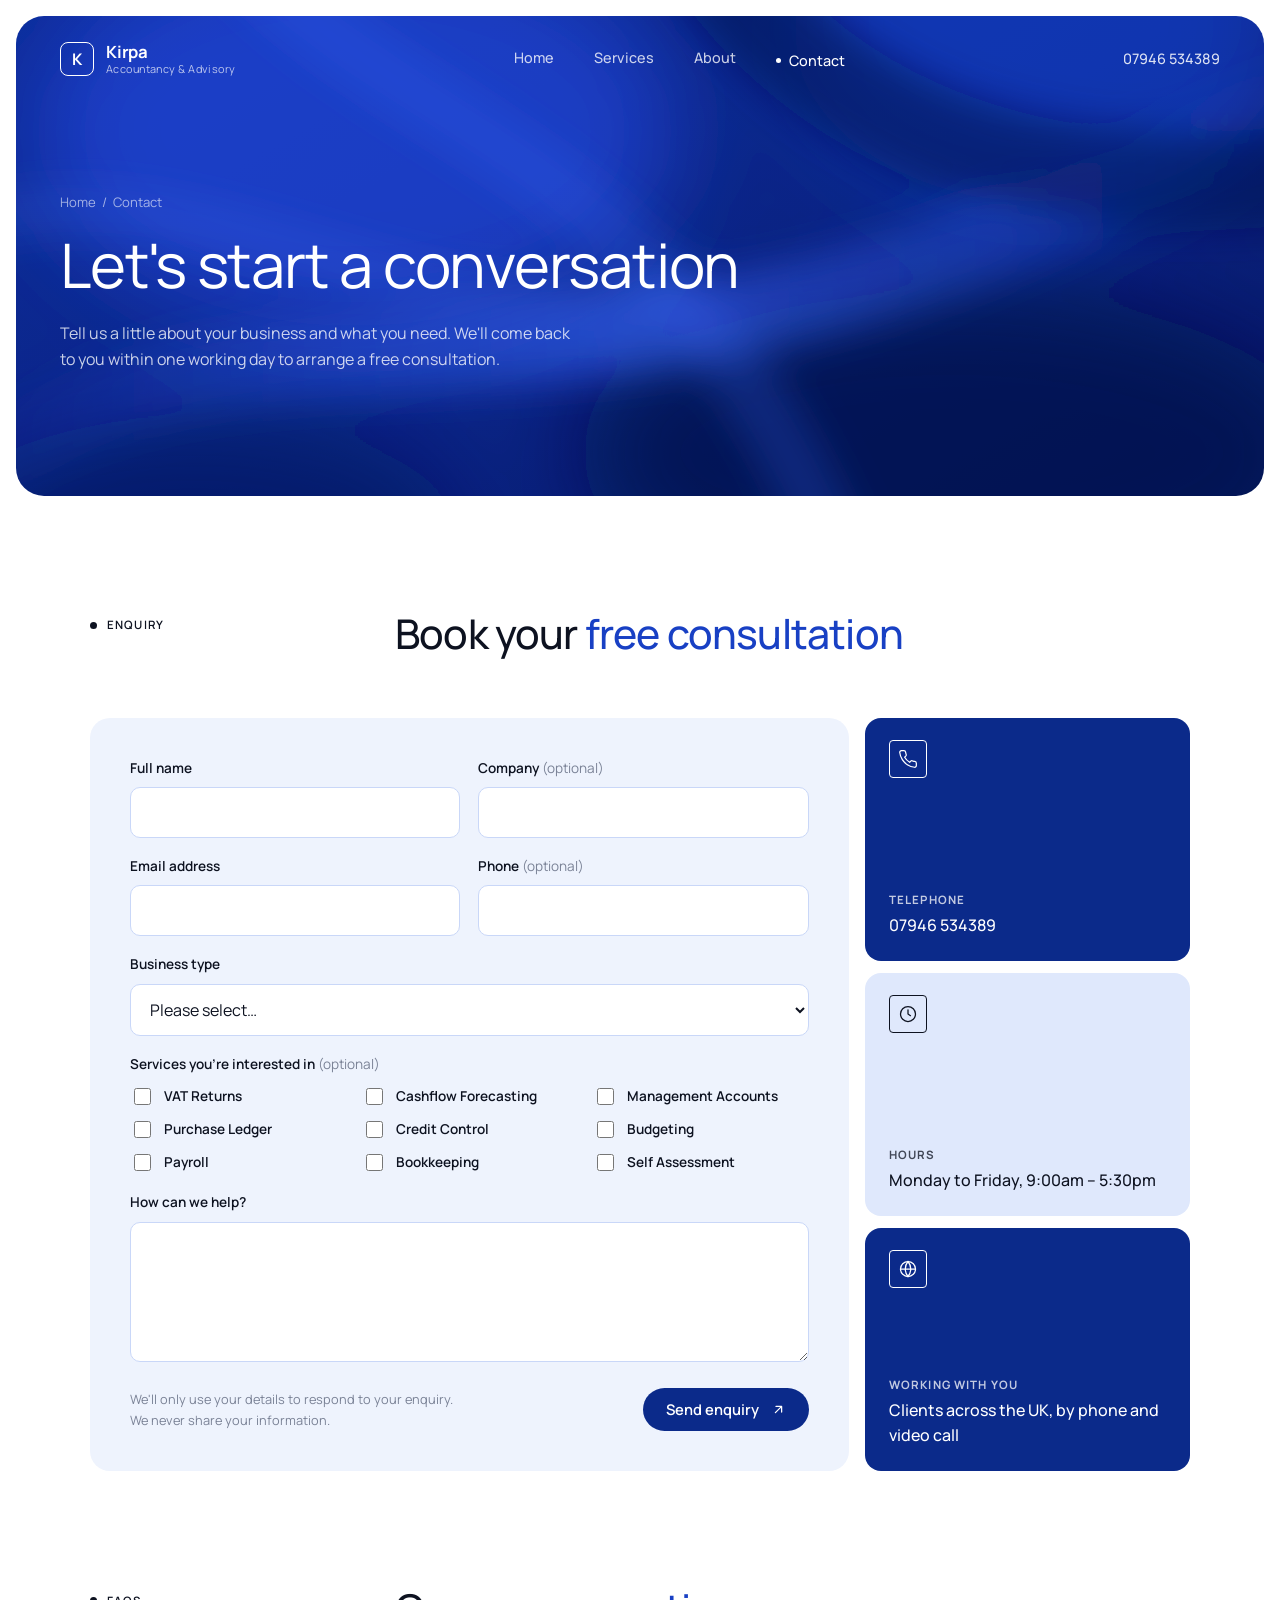
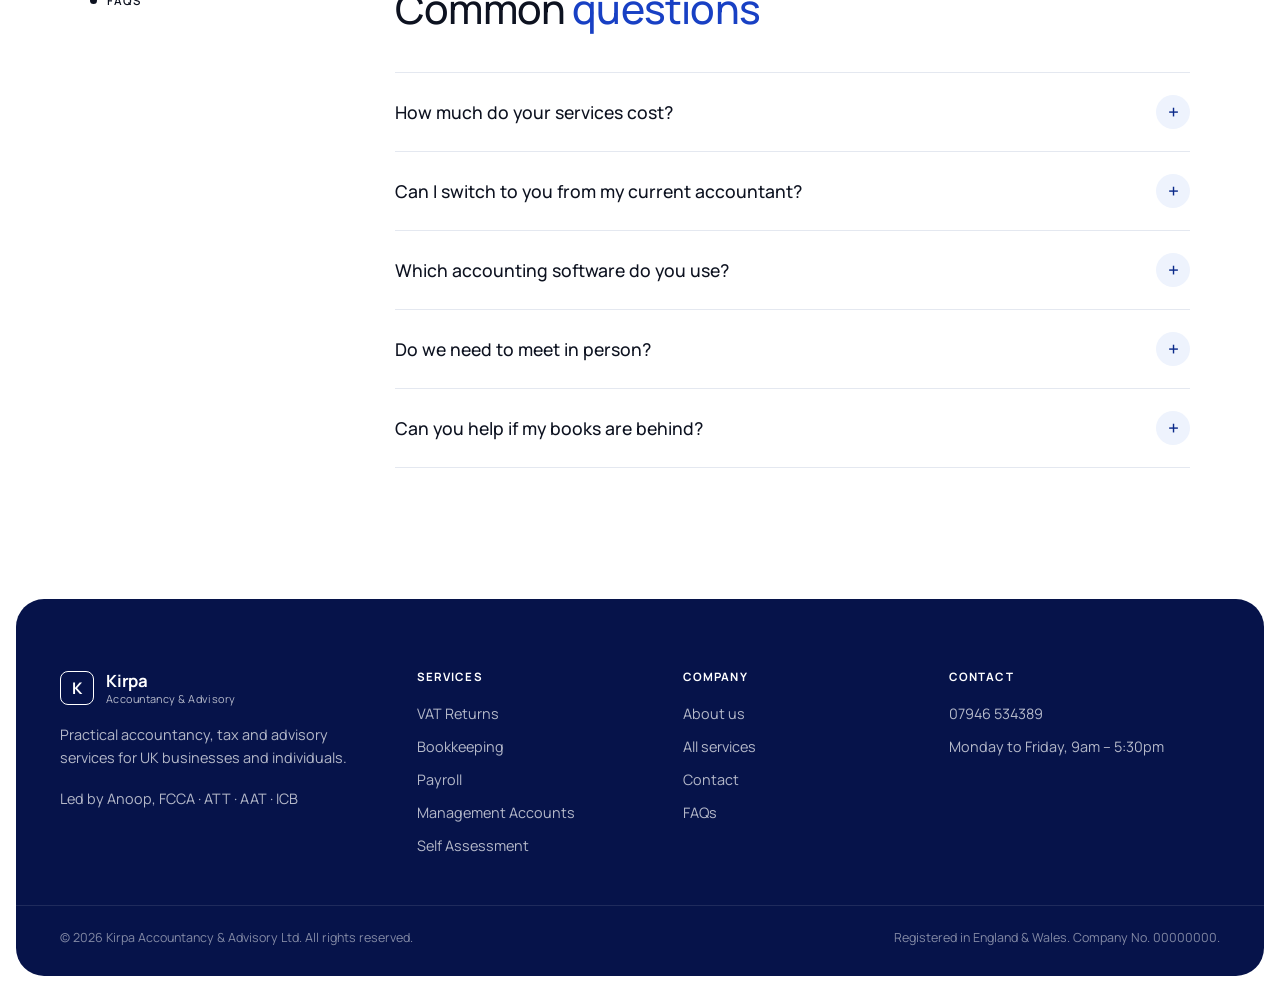
<file: contact.html>
<!doctype html>
<html lang="en-GB">
<head>
  <meta charset="utf-8">
  <meta name="viewport" content="width=device-width, initial-scale=1">
  <title>Contact | Kirpa Accountancy &amp; Advisory Ltd</title>
  <meta name="description" content="Get in touch with Kirpa Accountancy & Advisory Ltd to book a free, no-obligation consultation.">
  <link rel="icon" href="favicon.svg" type="image/svg+xml">
  <link rel="preconnect" href="https://fonts.googleapis.com">
  <link rel="preconnect" href="https://fonts.gstatic.com" crossorigin>
  <link href="https://fonts.googleapis.com/css2?family=Manrope:wght@300;400;500;600;700&display=swap" rel="stylesheet">
  <link rel="stylesheet" href="css/styles.css">
</head>
<body>
  <a class="skip-link" href="#main">Skip to content</a>

  <div class="shell">
    <header class="hero hero-sm silk">
      <nav class="nav" aria-label="Main">
        <a class="brand" href="index.html" aria-label="Kirpa Accountancy &amp; Advisory — home">
          <span class="brand-mark" aria-hidden="true">K</span>
          <span class="brand-text">
            <span class="brand-name">Kirpa</span>
            <span class="brand-sub">Accountancy &amp; Advisory</span>
          </span>
        </a>
        <ul class="nav-links" id="nav-links">
          <li><a href="index.html">Home</a></li>
          <li><a href="services.html">Services</a></li>
          <li><a href="about.html">About</a></li>
          <li><a href="contact.html" aria-current="page">Contact</a></li>
        </ul>
        <div class="nav-right">
          <a class="nav-phone" href="tel:+447946534389">07946 534389</a>
          <button class="nav-toggle" aria-label="Open menu" aria-expanded="false" aria-controls="nav-links">
            <svg viewBox="0 0 24 24" fill="none" stroke="currentColor" stroke-width="1.8" stroke-linecap="round"><path d="M4 7h16M4 12h16M4 17h16"/></svg>
          </button>
        </div>
      </nav>

      <div class="hero-body">
        <div class="hero-content">
          <div class="crumbs"><a href="index.html">Home</a> &nbsp;/&nbsp; Contact</div>
          <h1>Let's start a conversation</h1>
          <p>Tell us a little about your business and what you need. We'll come back to you within one working day to arrange a free consultation.</p>
        </div>
      </div>
    </header>

    <main id="main">
      <section class="section">
        <div class="container">
          <div class="row" style="margin-bottom: 40px;">
            <div><span class="label">Enquiry</span></div>
            <div class="row-head reveal">
              <h2>Book your <span class="hl">free consultation</span></h2>
            </div>
          </div>

          <div class="contact-grid reveal">
            <div class="form-card">
              <form id="enquiry-form" novalidate>
                <div class="form-grid">
                  <div class="field">
                    <label for="name">Full name</label>
                    <input id="name" name="name" type="text" autocomplete="name" required>
                    <span class="field-error">Please enter your name.</span>
                  </div>
                  <div class="field">
                    <label for="company">Company <span class="opt">(optional)</span></label>
                    <input id="company" name="company" type="text" autocomplete="organization">
                  </div>
                  <div class="field">
                    <label for="email">Email address</label>
                    <input id="email" name="email" type="email" autocomplete="email" required>
                    <span class="field-error">Please enter a valid email address.</span>
                  </div>
                  <div class="field">
                    <label for="phone">Phone <span class="opt">(optional)</span></label>
                    <input id="phone" name="phone" type="tel" autocomplete="tel">
                  </div>
                  <div class="field full">
                    <label for="type">Business type</label>
                    <select id="type" name="type" required>
                      <option value="">Please select…</option>
                      <option>Sole trader</option>
                      <option>Limited company</option>
                      <option>Partnership / LLP</option>
                      <option>Landlord</option>
                      <option>Individual</option>
                      <option>Other</option>
                    </select>
                    <span class="field-error">Please choose a business type.</span>
                  </div>
                  <fieldset class="field full">
                    <legend>Services you're interested in <span class="opt">(optional)</span></legend>
                    <div class="checks">
                      <label class="check"><input type="checkbox" name="services" value="VAT Returns"> VAT Returns</label>
                      <label class="check"><input type="checkbox" name="services" value="Cashflow Forecasting"> Cashflow Forecasting</label>
                      <label class="check"><input type="checkbox" name="services" value="Management Accounts"> Management Accounts</label>
                      <label class="check"><input type="checkbox" name="services" value="Purchase Ledger"> Purchase Ledger</label>
                      <label class="check"><input type="checkbox" name="services" value="Credit Control"> Credit Control</label>
                      <label class="check"><input type="checkbox" name="services" value="Budgeting"> Budgeting</label>
                      <label class="check"><input type="checkbox" name="services" value="Payroll"> Payroll</label>
                      <label class="check"><input type="checkbox" name="services" value="Bookkeeping"> Bookkeeping</label>
                      <label class="check"><input type="checkbox" name="services" value="Self Assessment"> Self Assessment</label>
                    </div>
                  </fieldset>
                  <div class="field full">
                    <label for="message">How can we help?</label>
                    <textarea id="message" name="message" required></textarea>
                    <span class="field-error">Please tell us a little about what you need.</span>
                  </div>
                </div>
                <div class="form-foot">
                  <p class="form-note">We'll only use your details to respond to your enquiry. We never share your information.</p>
                  <button class="pill pill-blue" type="submit">Send enquiry
                    <svg viewBox="0 0 24 24" fill="none" stroke="currentColor" stroke-width="2" stroke-linecap="round" stroke-linejoin="round"><path d="M7 17L17 7M8 7h9v9"/></svg>
                  </button>
                </div>
                <div class="form-success" id="form-success" role="status" tabindex="-1">
                  Thank you, your enquiry has been received. We'll be in touch within one working day.
                </div>
              </form>
            </div>

            <aside class="contact-aside">
              <div class="contact-card svc-dark">
                <span class="svc-icon"><svg viewBox="0 0 24 24" fill="none" stroke="currentColor" stroke-width="1.5" stroke-linecap="round" stroke-linejoin="round"><path d="M22 16.9v3a2 2 0 0 1-2.2 2 19.8 19.8 0 0 1-8.6-3.1 19.5 19.5 0 0 1-6-6A19.8 19.8 0 0 1 2.1 4.2 2 2 0 0 1 4.1 2h3a2 2 0 0 1 2 1.7c.1 1 .4 1.9.7 2.8a2 2 0 0 1-.5 2.1L8 9.9a16 16 0 0 0 6 6l1.3-1.3a2 2 0 0 1 2.1-.4c.9.3 1.8.6 2.8.7a2 2 0 0 1 1.7 2z"/></svg></span>
                <div><h4>Telephone</h4><a href="tel:+447946534389">07946 534389</a></div>
              </div>
              <div class="contact-card svc-light">
                <span class="svc-icon"><svg viewBox="0 0 24 24" fill="none" stroke="currentColor" stroke-width="1.5" stroke-linecap="round" stroke-linejoin="round"><circle cx="12" cy="12" r="9"/><path d="M12 7v5l3 2"/></svg></span>
                <div><h4>Hours</h4><p>Monday to Friday, 9:00am – 5:30pm</p></div>
              </div>
              <div class="contact-card svc-dark">
                <span class="svc-icon"><svg viewBox="0 0 24 24" fill="none" stroke="currentColor" stroke-width="1.5" stroke-linecap="round" stroke-linejoin="round"><circle cx="12" cy="12" r="9"/><path d="M3 12h18M12 3a14 14 0 0 1 0 18M12 3a14 14 0 0 0 0 18"/></svg></span>
                <div><h4>Working with you</h4><p>Clients across the UK, by phone and video call</p></div>
              </div>
            </aside>
          </div>
        </div>
      </section>

      <section class="section section-tight" id="faq">
        <div class="container row">
          <div><span class="label">FAQs</span></div>
          <div class="row-body reveal">
            <h2>Common <span class="hl">questions</span></h2>
            <div class="faq">
              <details>
                <summary>How much do your services cost?</summary>
                <p>We agree a fixed monthly fee based on the services you need and the size of your business. You'll receive a clear written proposal before any work begins, so there are no surprises.</p>
              </details>
              <details>
                <summary>Can I switch to you from my current accountant?</summary>
                <p>Yes. Switching is straightforward and we handle most of it for you, including contacting your previous accountant for the information we need.</p>
              </details>
              <details>
                <summary>Which accounting software do you use?</summary>
                <p>We work with the leading cloud accounting platforms and can either work within your existing system or recommend and set up one that suits your business.</p>
              </details>
              <details>
                <summary>Do we need to meet in person?</summary>
                <p>No. We work with clients across the UK, with meetings by video call or phone and documents shared securely online.</p>
              </details>
              <details>
                <summary>Can you help if my books are behind?</summary>
                <p>Absolutely. We regularly help clients catch up on overdue bookkeeping and filings, and can liaise with HMRC on your behalf where needed.</p>
              </details>
            </div>
          </div>
        </div>
      </section>
    </main>

    <footer class="site-footer">
      <div class="footer-top">
        <div>
          <a class="brand" href="index.html">
            <span class="brand-mark" aria-hidden="true">K</span>
            <span class="brand-text">
              <span class="brand-name">Kirpa</span>
              <span class="brand-sub">Accountancy &amp; Advisory</span>
            </span>
          </a>
          <p class="footer-about">Practical accountancy, tax and advisory services for UK businesses and individuals.</p>
          <p class="footer-about">Led by Anoop, FCCA &middot; ATT &middot; AAT &middot; ICB</p>
        </div>
        <div class="footer-col">
          <h4>Services</h4>
          <ul>
            <li><a href="services.html#vat-returns">VAT Returns</a></li>
            <li><a href="services.html#bookkeeping">Bookkeeping</a></li>
            <li><a href="services.html#payroll">Payroll</a></li>
            <li><a href="services.html#management-accounts">Management Accounts</a></li>
            <li><a href="services.html#self-assessment">Self Assessment</a></li>
          </ul>
        </div>
        <div class="footer-col">
          <h4>Company</h4>
          <ul>
            <li><a href="about.html">About us</a></li>
            <li><a href="services.html">All services</a></li>
            <li><a href="contact.html">Contact</a></li>
            <li><a href="contact.html#faq">FAQs</a></li>
          </ul>
        </div>
        <div class="footer-col">
          <h4>Contact</h4>
          <ul>
            <li><a href="tel:+447946534389">07946 534389</a></li>
            <li>Monday to Friday, 9am – 5:30pm</li>
          </ul>
        </div>
      </div>
      <div class="footer-bottom">
        <span>&copy; <span data-year>2026</span> Kirpa Accountancy &amp; Advisory Ltd. All rights reserved.</span>
        <span>Registered in England &amp; Wales. Company No. 00000000.</span>
      </div>
    </footer>
  </div>

  <script src="js/main.js"></script>
</body>
</html>
</file>
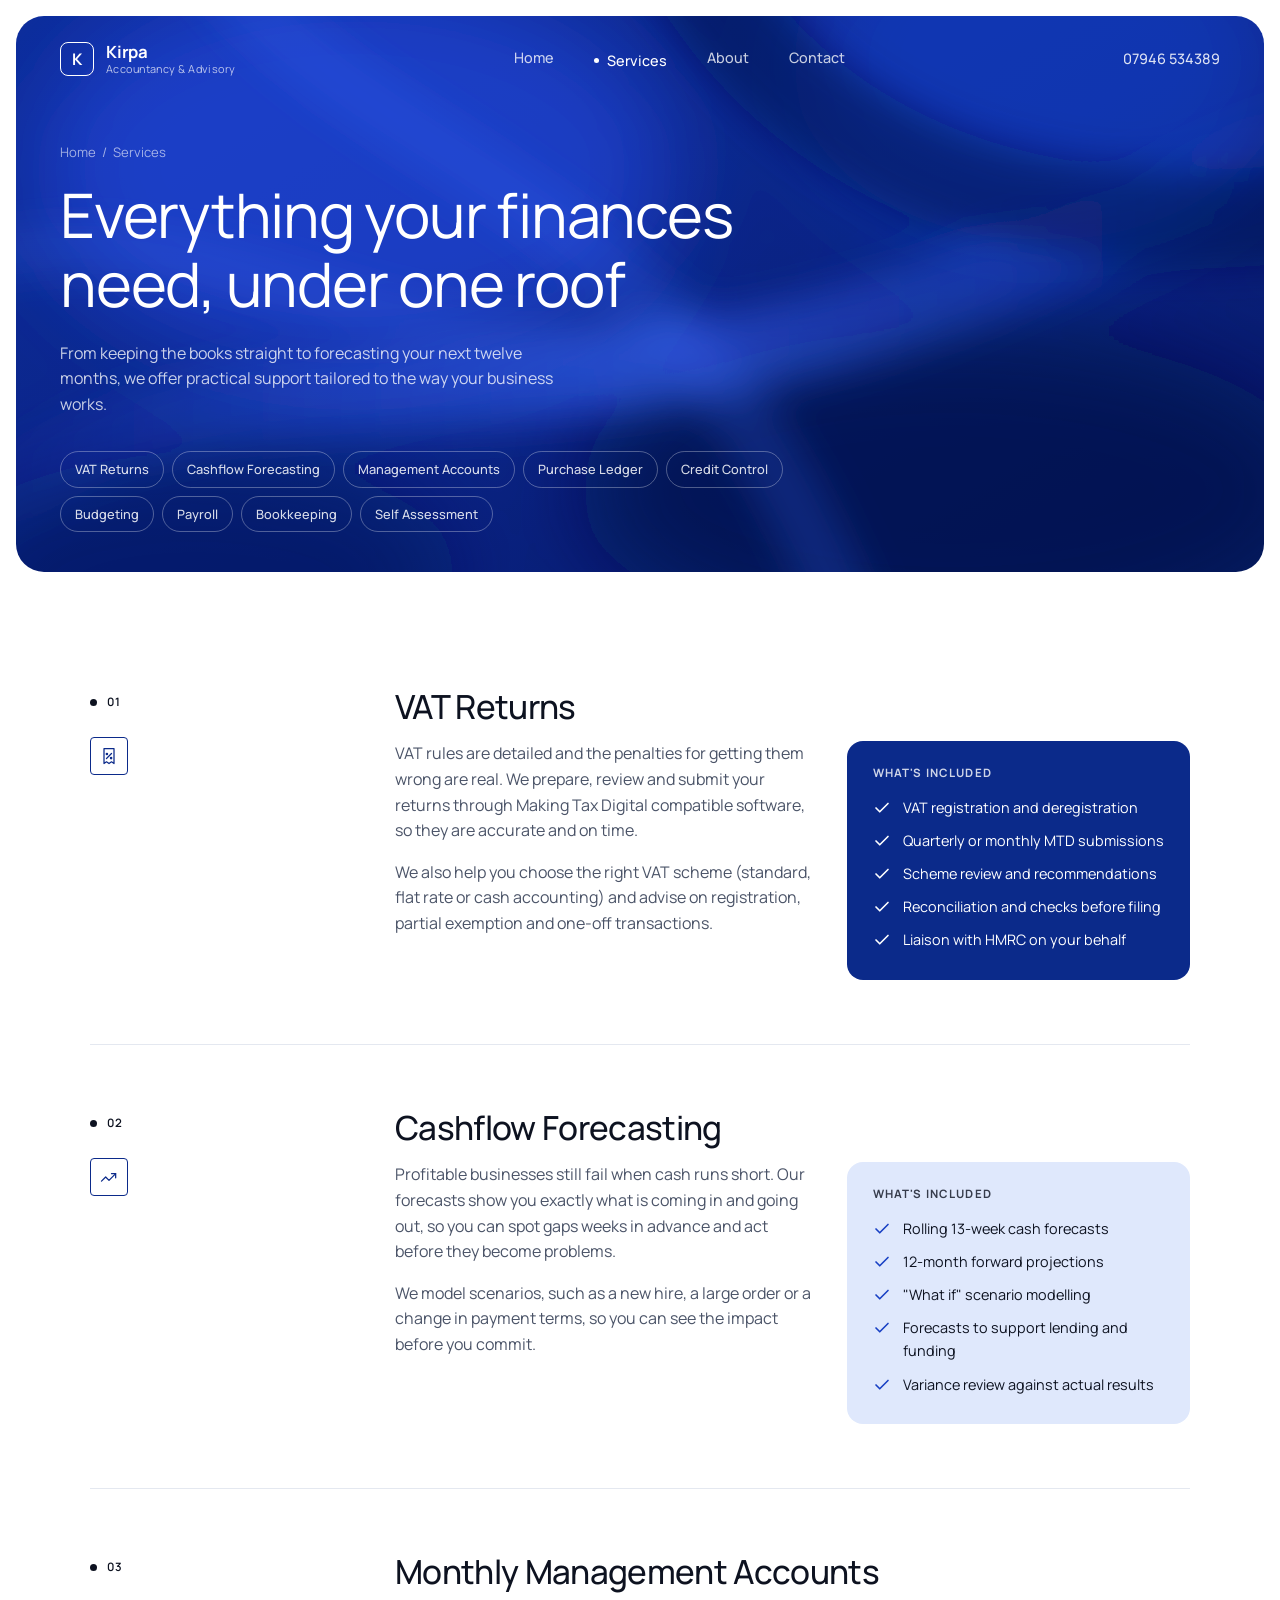
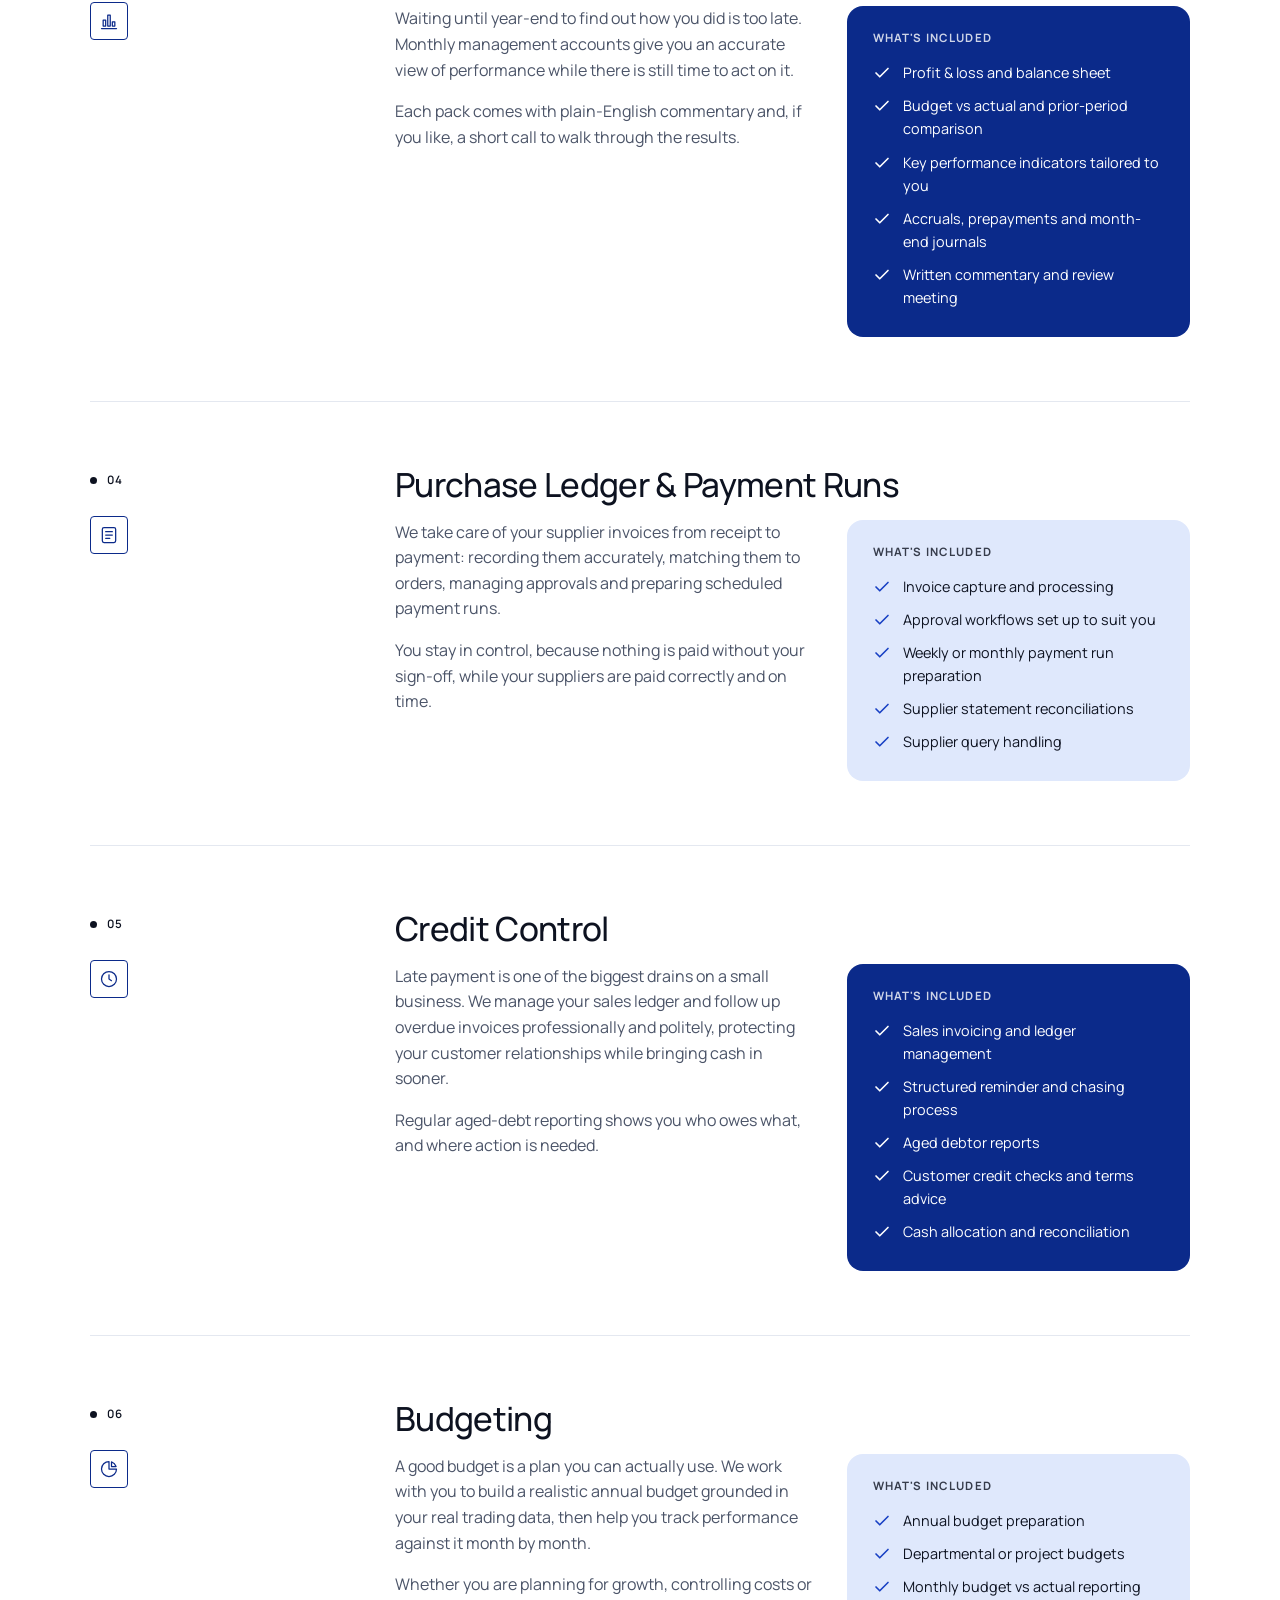
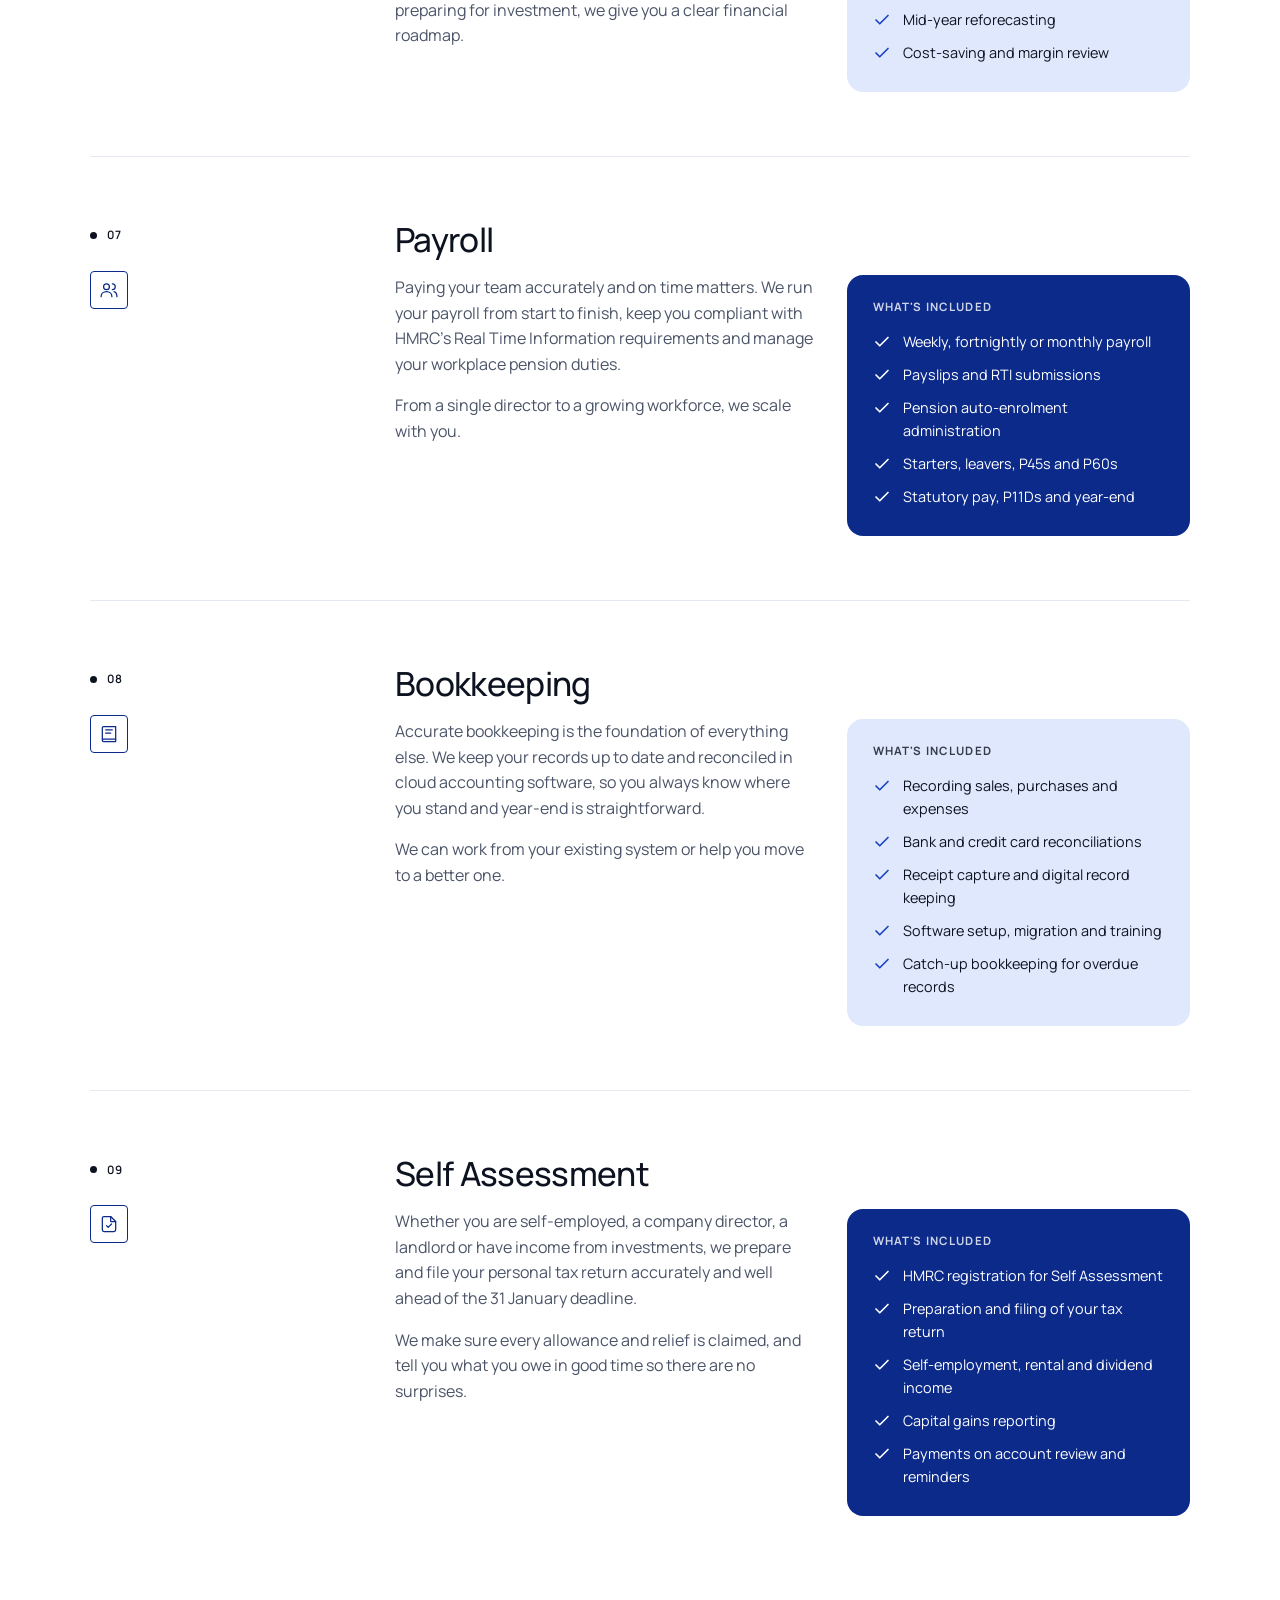
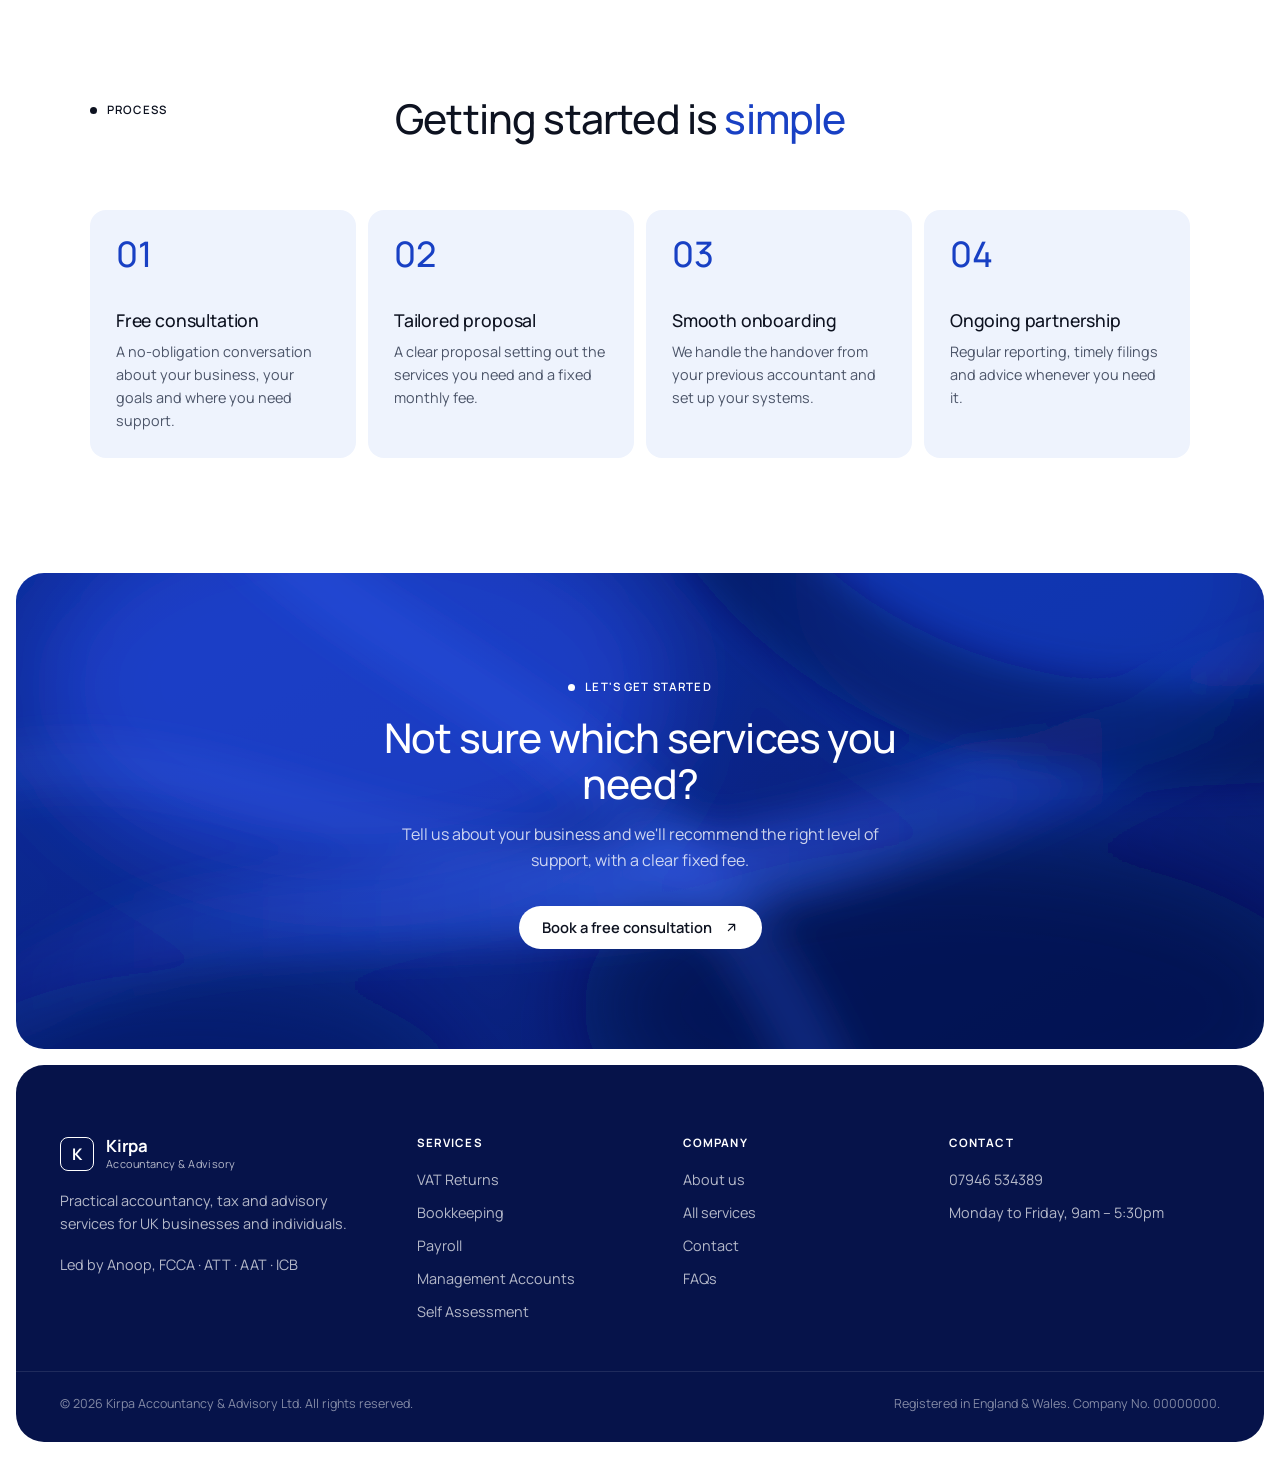
<file: services.html>
<!doctype html>
<html lang="en-GB">
<head>
  <meta charset="utf-8">
  <meta name="viewport" content="width=device-width, initial-scale=1">
  <title>Services | Kirpa Accountancy &amp; Advisory Ltd</title>
  <meta name="description" content="VAT returns, cashflow forecasting, monthly management accounts, purchase ledger and payment runs, credit control, budgeting, payroll, bookkeeping and self assessment.">
  <link rel="icon" href="favicon.svg" type="image/svg+xml">
  <link rel="preconnect" href="https://fonts.googleapis.com">
  <link rel="preconnect" href="https://fonts.gstatic.com" crossorigin>
  <link href="https://fonts.googleapis.com/css2?family=Manrope:wght@300;400;500;600;700&display=swap" rel="stylesheet">
  <link rel="stylesheet" href="css/styles.css">
</head>
<body>
  <a class="skip-link" href="#main">Skip to content</a>

  <div class="shell">
    <header class="hero hero-sm silk">
      <nav class="nav" aria-label="Main">
        <a class="brand" href="index.html" aria-label="Kirpa Accountancy &amp; Advisory — home">
          <span class="brand-mark" aria-hidden="true">K</span>
          <span class="brand-text">
            <span class="brand-name">Kirpa</span>
            <span class="brand-sub">Accountancy &amp; Advisory</span>
          </span>
        </a>
        <ul class="nav-links" id="nav-links">
          <li><a href="index.html">Home</a></li>
          <li><a href="services.html" aria-current="page">Services</a></li>
          <li><a href="about.html">About</a></li>
          <li><a href="contact.html">Contact</a></li>
        </ul>
        <div class="nav-right">
          <a class="nav-phone" href="tel:+447946534389">07946 534389</a>
          <button class="nav-toggle" aria-label="Open menu" aria-expanded="false" aria-controls="nav-links">
            <svg viewBox="0 0 24 24" fill="none" stroke="currentColor" stroke-width="1.8" stroke-linecap="round"><path d="M4 7h16M4 12h16M4 17h16"/></svg>
          </button>
        </div>
      </nav>

      <div class="hero-body">
        <div class="hero-content">
          <div class="crumbs"><a href="index.html">Home</a> &nbsp;/&nbsp; Services</div>
          <h1>Everything your finances need, under one roof</h1>
          <p>From keeping the books straight to forecasting your next twelve months, we offer practical support tailored to the way your business works.</p>
          <nav class="service-index" aria-label="Jump to a service">
            <a href="#vat-returns">VAT Returns</a>
            <a href="#cashflow-forecasting">Cashflow Forecasting</a>
            <a href="#management-accounts">Management Accounts</a>
            <a href="#purchase-ledger">Purchase Ledger</a>
            <a href="#credit-control">Credit Control</a>
            <a href="#budgeting">Budgeting</a>
            <a href="#payroll">Payroll</a>
            <a href="#bookkeeping">Bookkeeping</a>
            <a href="#self-assessment">Self Assessment</a>
          </nav>
        </div>
      </div>
    </header>

    <main id="main">
      <section class="section">
        <div class="container">

          <article class="svc-row reveal" id="vat-returns">
            <div>
              <span class="label">01</span>
              <span class="svc-icon"><svg viewBox="0 0 24 24" fill="none" stroke="currentColor" stroke-width="1.5" stroke-linecap="round" stroke-linejoin="round"><path d="M6 3h12v18l-3-2-3 2-3-2-3 2z"/><path d="M9 15l6-6"/><circle cx="9.5" cy="9.5" r="0.8"/><circle cx="14.5" cy="14.5" r="0.8"/></svg></span>
            </div>
            <div>
              <h2>VAT Returns</h2>
              <div class="svc-row-grid">
                <div>
                  <p>VAT rules are detailed and the penalties for getting them wrong are real. We prepare, review and submit your returns through Making Tax Digital compatible software, so they are accurate and on time.</p>
                  <p>We also help you choose the right VAT scheme (standard, flat rate or cash accounting) and advise on registration, partial exemption and one-off transactions.</p>
                </div>
                <div class="included svc-dark">
                  <h4>What's included</h4>
                  <ul class="ticks">
                    <li><svg viewBox="0 0 24 24" fill="none" stroke="currentColor" stroke-width="2.2" stroke-linecap="round" stroke-linejoin="round"><path d="M20 6L9 17l-5-5"/></svg>VAT registration and deregistration</li>
                    <li><svg viewBox="0 0 24 24" fill="none" stroke="currentColor" stroke-width="2.2" stroke-linecap="round" stroke-linejoin="round"><path d="M20 6L9 17l-5-5"/></svg>Quarterly or monthly MTD submissions</li>
                    <li><svg viewBox="0 0 24 24" fill="none" stroke="currentColor" stroke-width="2.2" stroke-linecap="round" stroke-linejoin="round"><path d="M20 6L9 17l-5-5"/></svg>Scheme review and recommendations</li>
                    <li><svg viewBox="0 0 24 24" fill="none" stroke="currentColor" stroke-width="2.2" stroke-linecap="round" stroke-linejoin="round"><path d="M20 6L9 17l-5-5"/></svg>Reconciliation and checks before filing</li>
                    <li><svg viewBox="0 0 24 24" fill="none" stroke="currentColor" stroke-width="2.2" stroke-linecap="round" stroke-linejoin="round"><path d="M20 6L9 17l-5-5"/></svg>Liaison with HMRC on your behalf</li>
                  </ul>
                </div>
              </div>
            </div>
          </article>

          <article class="svc-row reveal" id="cashflow-forecasting">
            <div>
              <span class="label">02</span>
              <span class="svc-icon"><svg viewBox="0 0 24 24" fill="none" stroke="currentColor" stroke-width="1.5" stroke-linecap="round" stroke-linejoin="round"><path d="M3 17l5-5 4 4 8-8"/><path d="M15 8h5v5"/></svg></span>
            </div>
            <div>
              <h2>Cashflow Forecasting</h2>
              <div class="svc-row-grid">
                <div>
                  <p>Profitable businesses still fail when cash runs short. Our forecasts show you exactly what is coming in and going out, so you can spot gaps weeks in advance and act before they become problems.</p>
                  <p>We model scenarios, such as a new hire, a large order or a change in payment terms, so you can see the impact before you commit.</p>
                </div>
                <div class="included svc-light">
                  <h4>What's included</h4>
                  <ul class="ticks">
                    <li><svg viewBox="0 0 24 24" fill="none" stroke="currentColor" stroke-width="2.2" stroke-linecap="round" stroke-linejoin="round"><path d="M20 6L9 17l-5-5"/></svg>Rolling 13-week cash forecasts</li>
                    <li><svg viewBox="0 0 24 24" fill="none" stroke="currentColor" stroke-width="2.2" stroke-linecap="round" stroke-linejoin="round"><path d="M20 6L9 17l-5-5"/></svg>12-month forward projections</li>
                    <li><svg viewBox="0 0 24 24" fill="none" stroke="currentColor" stroke-width="2.2" stroke-linecap="round" stroke-linejoin="round"><path d="M20 6L9 17l-5-5"/></svg>"What if" scenario modelling</li>
                    <li><svg viewBox="0 0 24 24" fill="none" stroke="currentColor" stroke-width="2.2" stroke-linecap="round" stroke-linejoin="round"><path d="M20 6L9 17l-5-5"/></svg>Forecasts to support lending and funding</li>
                    <li><svg viewBox="0 0 24 24" fill="none" stroke="currentColor" stroke-width="2.2" stroke-linecap="round" stroke-linejoin="round"><path d="M20 6L9 17l-5-5"/></svg>Variance review against actual results</li>
                  </ul>
                </div>
              </div>
            </div>
          </article>

          <article class="svc-row reveal" id="management-accounts">
            <div>
              <span class="label">03</span>
              <span class="svc-icon"><svg viewBox="0 0 24 24" fill="none" stroke="currentColor" stroke-width="1.5" stroke-linecap="round" stroke-linejoin="round"><path d="M3 21h18"/><rect x="5" y="11" width="3" height="7"/><rect x="10.5" y="5" width="3" height="13"/><rect x="16" y="13" width="3" height="5"/></svg></span>
            </div>
            <div>
              <h2>Monthly Management Accounts</h2>
              <div class="svc-row-grid">
                <div>
                  <p>Waiting until year-end to find out how you did is too late. Monthly management accounts give you an accurate view of performance while there is still time to act on it.</p>
                  <p>Each pack comes with plain-English commentary and, if you like, a short call to walk through the results.</p>
                </div>
                <div class="included svc-dark">
                  <h4>What's included</h4>
                  <ul class="ticks">
                    <li><svg viewBox="0 0 24 24" fill="none" stroke="currentColor" stroke-width="2.2" stroke-linecap="round" stroke-linejoin="round"><path d="M20 6L9 17l-5-5"/></svg>Profit &amp; loss and balance sheet</li>
                    <li><svg viewBox="0 0 24 24" fill="none" stroke="currentColor" stroke-width="2.2" stroke-linecap="round" stroke-linejoin="round"><path d="M20 6L9 17l-5-5"/></svg>Budget vs actual and prior-period comparison</li>
                    <li><svg viewBox="0 0 24 24" fill="none" stroke="currentColor" stroke-width="2.2" stroke-linecap="round" stroke-linejoin="round"><path d="M20 6L9 17l-5-5"/></svg>Key performance indicators tailored to you</li>
                    <li><svg viewBox="0 0 24 24" fill="none" stroke="currentColor" stroke-width="2.2" stroke-linecap="round" stroke-linejoin="round"><path d="M20 6L9 17l-5-5"/></svg>Accruals, prepayments and month-end journals</li>
                    <li><svg viewBox="0 0 24 24" fill="none" stroke="currentColor" stroke-width="2.2" stroke-linecap="round" stroke-linejoin="round"><path d="M20 6L9 17l-5-5"/></svg>Written commentary and review meeting</li>
                  </ul>
                </div>
              </div>
            </div>
          </article>

          <article class="svc-row reveal" id="purchase-ledger">
            <div>
              <span class="label">04</span>
              <span class="svc-icon"><svg viewBox="0 0 24 24" fill="none" stroke="currentColor" stroke-width="1.5" stroke-linecap="round" stroke-linejoin="round"><rect x="4" y="3" width="16" height="18" rx="2"/><path d="M8 8h8M8 12h8M8 16h5"/></svg></span>
            </div>
            <div>
              <h2>Purchase Ledger &amp; Payment Runs</h2>
              <div class="svc-row-grid">
                <div>
                  <p>We take care of your supplier invoices from receipt to payment: recording them accurately, matching them to orders, managing approvals and preparing scheduled payment runs.</p>
                  <p>You stay in control, because nothing is paid without your sign-off, while your suppliers are paid correctly and on time.</p>
                </div>
                <div class="included svc-light">
                  <h4>What's included</h4>
                  <ul class="ticks">
                    <li><svg viewBox="0 0 24 24" fill="none" stroke="currentColor" stroke-width="2.2" stroke-linecap="round" stroke-linejoin="round"><path d="M20 6L9 17l-5-5"/></svg>Invoice capture and processing</li>
                    <li><svg viewBox="0 0 24 24" fill="none" stroke="currentColor" stroke-width="2.2" stroke-linecap="round" stroke-linejoin="round"><path d="M20 6L9 17l-5-5"/></svg>Approval workflows set up to suit you</li>
                    <li><svg viewBox="0 0 24 24" fill="none" stroke="currentColor" stroke-width="2.2" stroke-linecap="round" stroke-linejoin="round"><path d="M20 6L9 17l-5-5"/></svg>Weekly or monthly payment run preparation</li>
                    <li><svg viewBox="0 0 24 24" fill="none" stroke="currentColor" stroke-width="2.2" stroke-linecap="round" stroke-linejoin="round"><path d="M20 6L9 17l-5-5"/></svg>Supplier statement reconciliations</li>
                    <li><svg viewBox="0 0 24 24" fill="none" stroke="currentColor" stroke-width="2.2" stroke-linecap="round" stroke-linejoin="round"><path d="M20 6L9 17l-5-5"/></svg>Supplier query handling</li>
                  </ul>
                </div>
              </div>
            </div>
          </article>

          <article class="svc-row reveal" id="credit-control">
            <div>
              <span class="label">05</span>
              <span class="svc-icon"><svg viewBox="0 0 24 24" fill="none" stroke="currentColor" stroke-width="1.5" stroke-linecap="round" stroke-linejoin="round"><circle cx="12" cy="12" r="9"/><path d="M12 7v5l3 2"/></svg></span>
            </div>
            <div>
              <h2>Credit Control</h2>
              <div class="svc-row-grid">
                <div>
                  <p>Late payment is one of the biggest drains on a small business. We manage your sales ledger and follow up overdue invoices professionally and politely, protecting your customer relationships while bringing cash in sooner.</p>
                  <p>Regular aged-debt reporting shows you who owes what, and where action is needed.</p>
                </div>
                <div class="included svc-dark">
                  <h4>What's included</h4>
                  <ul class="ticks">
                    <li><svg viewBox="0 0 24 24" fill="none" stroke="currentColor" stroke-width="2.2" stroke-linecap="round" stroke-linejoin="round"><path d="M20 6L9 17l-5-5"/></svg>Sales invoicing and ledger management</li>
                    <li><svg viewBox="0 0 24 24" fill="none" stroke="currentColor" stroke-width="2.2" stroke-linecap="round" stroke-linejoin="round"><path d="M20 6L9 17l-5-5"/></svg>Structured reminder and chasing process</li>
                    <li><svg viewBox="0 0 24 24" fill="none" stroke="currentColor" stroke-width="2.2" stroke-linecap="round" stroke-linejoin="round"><path d="M20 6L9 17l-5-5"/></svg>Aged debtor reports</li>
                    <li><svg viewBox="0 0 24 24" fill="none" stroke="currentColor" stroke-width="2.2" stroke-linecap="round" stroke-linejoin="round"><path d="M20 6L9 17l-5-5"/></svg>Customer credit checks and terms advice</li>
                    <li><svg viewBox="0 0 24 24" fill="none" stroke="currentColor" stroke-width="2.2" stroke-linecap="round" stroke-linejoin="round"><path d="M20 6L9 17l-5-5"/></svg>Cash allocation and reconciliation</li>
                  </ul>
                </div>
              </div>
            </div>
          </article>

          <article class="svc-row reveal" id="budgeting">
            <div>
              <span class="label">06</span>
              <span class="svc-icon"><svg viewBox="0 0 24 24" fill="none" stroke="currentColor" stroke-width="1.5" stroke-linecap="round" stroke-linejoin="round"><path d="M21 12a9 9 0 1 1-9-9v9z"/><path d="M15 3.5A9 9 0 0 1 20.5 9H15z"/></svg></span>
            </div>
            <div>
              <h2>Budgeting</h2>
              <div class="svc-row-grid">
                <div>
                  <p>A good budget is a plan you can actually use. We work with you to build a realistic annual budget grounded in your real trading data, then help you track performance against it month by month.</p>
                  <p>Whether you are planning for growth, controlling costs or preparing for investment, we give you a clear financial roadmap.</p>
                </div>
                <div class="included svc-light">
                  <h4>What's included</h4>
                  <ul class="ticks">
                    <li><svg viewBox="0 0 24 24" fill="none" stroke="currentColor" stroke-width="2.2" stroke-linecap="round" stroke-linejoin="round"><path d="M20 6L9 17l-5-5"/></svg>Annual budget preparation</li>
                    <li><svg viewBox="0 0 24 24" fill="none" stroke="currentColor" stroke-width="2.2" stroke-linecap="round" stroke-linejoin="round"><path d="M20 6L9 17l-5-5"/></svg>Departmental or project budgets</li>
                    <li><svg viewBox="0 0 24 24" fill="none" stroke="currentColor" stroke-width="2.2" stroke-linecap="round" stroke-linejoin="round"><path d="M20 6L9 17l-5-5"/></svg>Monthly budget vs actual reporting</li>
                    <li><svg viewBox="0 0 24 24" fill="none" stroke="currentColor" stroke-width="2.2" stroke-linecap="round" stroke-linejoin="round"><path d="M20 6L9 17l-5-5"/></svg>Mid-year reforecasting</li>
                    <li><svg viewBox="0 0 24 24" fill="none" stroke="currentColor" stroke-width="2.2" stroke-linecap="round" stroke-linejoin="round"><path d="M20 6L9 17l-5-5"/></svg>Cost-saving and margin review</li>
                  </ul>
                </div>
              </div>
            </div>
          </article>

          <article class="svc-row reveal" id="payroll">
            <div>
              <span class="label">07</span>
              <span class="svc-icon"><svg viewBox="0 0 24 24" fill="none" stroke="currentColor" stroke-width="1.5" stroke-linecap="round" stroke-linejoin="round"><circle cx="9" cy="8" r="3.5"/><path d="M2.5 20c0-3.6 2.9-6 6.5-6s6.5 2.4 6.5 6"/><path d="M16 4.5a3.5 3.5 0 0 1 0 7"/><path d="M18 14c2.2.6 3.5 2.8 3.5 6"/></svg></span>
            </div>
            <div>
              <h2>Payroll</h2>
              <div class="svc-row-grid">
                <div>
                  <p>Paying your team accurately and on time matters. We run your payroll from start to finish, keep you compliant with HMRC's Real Time Information requirements and manage your workplace pension duties.</p>
                  <p>From a single director to a growing workforce, we scale with you.</p>
                </div>
                <div class="included svc-dark">
                  <h4>What's included</h4>
                  <ul class="ticks">
                    <li><svg viewBox="0 0 24 24" fill="none" stroke="currentColor" stroke-width="2.2" stroke-linecap="round" stroke-linejoin="round"><path d="M20 6L9 17l-5-5"/></svg>Weekly, fortnightly or monthly payroll</li>
                    <li><svg viewBox="0 0 24 24" fill="none" stroke="currentColor" stroke-width="2.2" stroke-linecap="round" stroke-linejoin="round"><path d="M20 6L9 17l-5-5"/></svg>Payslips and RTI submissions</li>
                    <li><svg viewBox="0 0 24 24" fill="none" stroke="currentColor" stroke-width="2.2" stroke-linecap="round" stroke-linejoin="round"><path d="M20 6L9 17l-5-5"/></svg>Pension auto-enrolment administration</li>
                    <li><svg viewBox="0 0 24 24" fill="none" stroke="currentColor" stroke-width="2.2" stroke-linecap="round" stroke-linejoin="round"><path d="M20 6L9 17l-5-5"/></svg>Starters, leavers, P45s and P60s</li>
                    <li><svg viewBox="0 0 24 24" fill="none" stroke="currentColor" stroke-width="2.2" stroke-linecap="round" stroke-linejoin="round"><path d="M20 6L9 17l-5-5"/></svg>Statutory pay, P11Ds and year-end</li>
                  </ul>
                </div>
              </div>
            </div>
          </article>

          <article class="svc-row reveal" id="bookkeeping">
            <div>
              <span class="label">08</span>
              <span class="svc-icon"><svg viewBox="0 0 24 24" fill="none" stroke="currentColor" stroke-width="1.5" stroke-linecap="round" stroke-linejoin="round"><path d="M4 4.5A1.5 1.5 0 0 1 5.5 3H20v15H5.5A1.5 1.5 0 0 0 4 19.5z"/><path d="M4 19.5A1.5 1.5 0 0 0 5.5 21H20v-3"/><path d="M8 7h8M8 11h6"/></svg></span>
            </div>
            <div>
              <h2>Bookkeeping</h2>
              <div class="svc-row-grid">
                <div>
                  <p>Accurate bookkeeping is the foundation of everything else. We keep your records up to date and reconciled in cloud accounting software, so you always know where you stand and year-end is straightforward.</p>
                  <p>We can work from your existing system or help you move to a better one.</p>
                </div>
                <div class="included svc-light">
                  <h4>What's included</h4>
                  <ul class="ticks">
                    <li><svg viewBox="0 0 24 24" fill="none" stroke="currentColor" stroke-width="2.2" stroke-linecap="round" stroke-linejoin="round"><path d="M20 6L9 17l-5-5"/></svg>Recording sales, purchases and expenses</li>
                    <li><svg viewBox="0 0 24 24" fill="none" stroke="currentColor" stroke-width="2.2" stroke-linecap="round" stroke-linejoin="round"><path d="M20 6L9 17l-5-5"/></svg>Bank and credit card reconciliations</li>
                    <li><svg viewBox="0 0 24 24" fill="none" stroke="currentColor" stroke-width="2.2" stroke-linecap="round" stroke-linejoin="round"><path d="M20 6L9 17l-5-5"/></svg>Receipt capture and digital record keeping</li>
                    <li><svg viewBox="0 0 24 24" fill="none" stroke="currentColor" stroke-width="2.2" stroke-linecap="round" stroke-linejoin="round"><path d="M20 6L9 17l-5-5"/></svg>Software setup, migration and training</li>
                    <li><svg viewBox="0 0 24 24" fill="none" stroke="currentColor" stroke-width="2.2" stroke-linecap="round" stroke-linejoin="round"><path d="M20 6L9 17l-5-5"/></svg>Catch-up bookkeeping for overdue records</li>
                  </ul>
                </div>
              </div>
            </div>
          </article>

          <article class="svc-row reveal" id="self-assessment">
            <div>
              <span class="label">09</span>
              <span class="svc-icon"><svg viewBox="0 0 24 24" fill="none" stroke="currentColor" stroke-width="1.5" stroke-linecap="round" stroke-linejoin="round"><path d="M14 3H6a2 2 0 0 0-2 2v14a2 2 0 0 0 2 2h12a2 2 0 0 0 2-2V9z"/><path d="M14 3v6h6"/><path d="M9 14l2 2 4-4"/></svg></span>
            </div>
            <div>
              <h2>Self Assessment</h2>
              <div class="svc-row-grid">
                <div>
                  <p>Whether you are self-employed, a company director, a landlord or have income from investments, we prepare and file your personal tax return accurately and well ahead of the 31 January deadline.</p>
                  <p>We make sure every allowance and relief is claimed, and tell you what you owe in good time so there are no surprises.</p>
                </div>
                <div class="included svc-dark">
                  <h4>What's included</h4>
                  <ul class="ticks">
                    <li><svg viewBox="0 0 24 24" fill="none" stroke="currentColor" stroke-width="2.2" stroke-linecap="round" stroke-linejoin="round"><path d="M20 6L9 17l-5-5"/></svg>HMRC registration for Self Assessment</li>
                    <li><svg viewBox="0 0 24 24" fill="none" stroke="currentColor" stroke-width="2.2" stroke-linecap="round" stroke-linejoin="round"><path d="M20 6L9 17l-5-5"/></svg>Preparation and filing of your tax return</li>
                    <li><svg viewBox="0 0 24 24" fill="none" stroke="currentColor" stroke-width="2.2" stroke-linecap="round" stroke-linejoin="round"><path d="M20 6L9 17l-5-5"/></svg>Self-employment, rental and dividend income</li>
                    <li><svg viewBox="0 0 24 24" fill="none" stroke="currentColor" stroke-width="2.2" stroke-linecap="round" stroke-linejoin="round"><path d="M20 6L9 17l-5-5"/></svg>Capital gains reporting</li>
                    <li><svg viewBox="0 0 24 24" fill="none" stroke="currentColor" stroke-width="2.2" stroke-linecap="round" stroke-linejoin="round"><path d="M20 6L9 17l-5-5"/></svg>Payments on account review and reminders</li>
                  </ul>
                </div>
              </div>
            </div>
          </article>

        </div>
      </section>

      <!-- Process -->
      <section class="section section-tight">
        <div class="container">
          <div class="row">
            <div><span class="label">Process</span></div>
            <div class="row-head reveal">
              <h2>Getting started is <span class="hl">simple</span></h2>
            </div>
          </div>
          <div class="steps reveal">
            <div class="step">
              <div class="step-num">01</div>
              <h3>Free consultation</h3>
              <p>A no-obligation conversation about your business, your goals and where you need support.</p>
            </div>
            <div class="step">
              <div class="step-num">02</div>
              <h3>Tailored proposal</h3>
              <p>A clear proposal setting out the services you need and a fixed monthly fee.</p>
            </div>
            <div class="step">
              <div class="step-num">03</div>
              <h3>Smooth onboarding</h3>
              <p>We handle the handover from your previous accountant and set up your systems.</p>
            </div>
            <div class="step">
              <div class="step-num">04</div>
              <h3>Ongoing partnership</h3>
              <p>Regular reporting, timely filings and advice whenever you need it.</p>
            </div>
          </div>
        </div>
      </section>

      <section class="cta-panel silk reveal">
        <span class="label label-light">Let's get started</span>
        <h2>Not sure which services you need?</h2>
        <p>Tell us about your business and we'll recommend the right level of support, with a clear fixed fee.</p>
        <div class="hero-actions">
          <a class="pill pill-white" href="contact.html">Book a free consultation
            <svg viewBox="0 0 24 24" fill="none" stroke="currentColor" stroke-width="2" stroke-linecap="round" stroke-linejoin="round"><path d="M7 17L17 7M8 7h9v9"/></svg>
          </a>
        </div>
      </section>
    </main>

    <footer class="site-footer">
      <div class="footer-top">
        <div>
          <a class="brand" href="index.html">
            <span class="brand-mark" aria-hidden="true">K</span>
            <span class="brand-text">
              <span class="brand-name">Kirpa</span>
              <span class="brand-sub">Accountancy &amp; Advisory</span>
            </span>
          </a>
          <p class="footer-about">Practical accountancy, tax and advisory services for UK businesses and individuals.</p>
          <p class="footer-about">Led by Anoop, FCCA &middot; ATT &middot; AAT &middot; ICB</p>
        </div>
        <div class="footer-col">
          <h4>Services</h4>
          <ul>
            <li><a href="services.html#vat-returns">VAT Returns</a></li>
            <li><a href="services.html#bookkeeping">Bookkeeping</a></li>
            <li><a href="services.html#payroll">Payroll</a></li>
            <li><a href="services.html#management-accounts">Management Accounts</a></li>
            <li><a href="services.html#self-assessment">Self Assessment</a></li>
          </ul>
        </div>
        <div class="footer-col">
          <h4>Company</h4>
          <ul>
            <li><a href="about.html">About us</a></li>
            <li><a href="services.html">All services</a></li>
            <li><a href="contact.html">Contact</a></li>
            <li><a href="contact.html#faq">FAQs</a></li>
          </ul>
        </div>
        <div class="footer-col">
          <h4>Contact</h4>
          <ul>
            <li><a href="tel:+447946534389">07946 534389</a></li>
            <li>Monday to Friday, 9am – 5:30pm</li>
          </ul>
        </div>
      </div>
      <div class="footer-bottom">
        <span>&copy; <span data-year>2026</span> Kirpa Accountancy &amp; Advisory Ltd. All rights reserved.</span>
        <span>Registered in England &amp; Wales. Company No. 00000000.</span>
      </div>
    </footer>
  </div>

  <script src="js/main.js"></script>
</body>
</html>
</file>
<file: css/styles.css>
/* ==========================================================================
   Kirpa Accountancy & Advisory Ltd — site styles
   ========================================================================== */

:root {
  --blue-950: #06134a;
  --blue-900: #081d6b;
  --blue-800: #0b2a8a;
  --blue-700: #1840c4;
  --blue-200: #c9d7f8;
  --blue-100: #dfe8fc;
  --blue-50: #eef3fd;
  --ink: #0d1220;
  --ink-soft: #4b5468;
  --ink-mute: #7a8296;
  --line: #e4e8f0;
  --paper: #ffffff;

  --font: "Manrope", system-ui, -apple-system, "Segoe UI", Roboto, sans-serif;

  --radius-sm: 10px;
  --radius: 16px;
  --radius-lg: 28px;
  --shadow: 0 18px 40px -18px rgba(6, 19, 74, 0.35);
  --container: 1180px;
  --gutter: clamp(16px, 4vw, 40px);
  --ease: cubic-bezier(0.2, 0.7, 0.2, 1);
}

/* ---------- Base ---------- */
*, *::before, *::after { box-sizing: border-box; }
html { scroll-behavior: smooth; -webkit-text-size-adjust: 100%; }
body {
  margin: 0;
  font-family: var(--font);
  font-size: 16px;
  line-height: 1.6;
  color: var(--ink);
  background: var(--paper);
  -webkit-font-smoothing: antialiased;
}
img, svg { display: block; max-width: 100%; }
a { color: inherit; }
h1, h2, h3, h4 { font-weight: 500; line-height: 1.12; margin: 0 0 0.5em; letter-spacing: -0.02em; }
h1 { font-size: clamp(2.4rem, 4.8vw, 4.1rem); }
h2 { font-size: clamp(1.8rem, 3.2vw, 2.6rem); }
h3 { font-size: 1.25rem; letter-spacing: -0.01em; }
p { margin: 0 0 1em; }
:focus-visible { outline: 2px solid var(--blue-700); outline-offset: 3px; }

.container { width: 100%; max-width: var(--container); margin: 0 auto; padding: 0 var(--gutter); }
.shell { max-width: 1400px; margin: 0 auto; padding: 0 16px; }
.skip-link { position: absolute; left: -9999px; top: 0; background: var(--blue-900); color: #fff; padding: 10px 16px; z-index: 100; }
.skip-link:focus { left: 16px; top: 16px; }

.hl { color: var(--blue-700); }
.lead { font-size: 1.08rem; color: var(--ink-soft); max-width: 62ch; }
.silk { background: var(--blue-800) url("../img/silk.svg") center / cover no-repeat; }

/* Section label: "● ABOUT" */
.label {
  display: inline-flex; align-items: center; gap: 10px;
  font-size: 0.72rem; font-weight: 600; letter-spacing: 0.1em; text-transform: uppercase;
  color: var(--ink); margin-bottom: 18px;
}
.label::before { content: ""; width: 7px; height: 7px; border-radius: 50%; background: currentColor; }
.label-light { color: #fff; }

/* ---------- Buttons ---------- */
.pill {
  display: inline-flex; align-items: center; justify-content: center; gap: 12px;
  padding: 13px 22px; border-radius: 999px; border: 1px solid transparent;
  font: 600 0.92rem/1 var(--font); text-decoration: none; cursor: pointer;
  transition: background 0.2s var(--ease), color 0.2s var(--ease), border-color 0.2s var(--ease), transform 0.2s var(--ease);
}
.pill svg { width: 15px; height: 15px; transition: transform 0.2s var(--ease); }
.pill:hover svg { transform: translate(2px, -2px); }
.pill-white { background: #fff; color: var(--ink); }
.pill-white:hover { background: var(--blue-50); }
.pill-blue { background: var(--blue-800); color: #fff; }
.pill-blue:hover { background: var(--blue-700); }
.pill-ghost { border-color: rgba(255,255,255,0.4); color: #fff; }
.pill-ghost:hover { border-color: #fff; background: rgba(255,255,255,0.08); }
.pill-outline { border-color: var(--blue-800); color: var(--blue-800); }
.pill-outline:hover { background: var(--blue-800); color: #fff; }

.view-more { font-size: 0.85rem; font-weight: 500; color: var(--blue-700); text-underline-offset: 4px; white-space: nowrap; }
.view-more:hover { color: var(--blue-900); }

/* ---------- Hero (with nav inside) ---------- */
.hero {
  position: relative; margin-top: 16px; border-radius: var(--radius-lg); overflow: hidden;
  color: #fff; display: flex; flex-direction: column;
  min-height: min(780px, calc(100vh - 32px));
}
.hero-sm { min-height: 480px; }

.nav {
  position: relative; z-index: 10;
  display: flex; align-items: center; justify-content: space-between; gap: 24px;
  padding: 26px clamp(20px, 3.5vw, 44px);
}
.brand { display: flex; align-items: center; gap: 12px; text-decoration: none; color: #fff; }
.brand-mark {
  width: 34px; height: 34px; flex: none; border-radius: 8px;
  border: 1.5px solid currentColor; display: grid; place-items: center;
  font: 700 1rem/1 var(--font);
}
.brand-text { display: flex; flex-direction: column; line-height: 1.1; }
.brand-name { font-weight: 700; font-size: 1.05rem; letter-spacing: -0.01em; }
.brand-sub { font-size: 0.68rem; opacity: 0.7; letter-spacing: 0.04em; margin-top: 2px; }

.nav-links { display: flex; gap: 40px; list-style: none; margin: 0; padding: 0; }
.nav-links a {
  position: relative; display: inline-flex; align-items: center; gap: 8px;
  font-size: 0.9rem; font-weight: 500; text-decoration: none; color: rgba(255,255,255,0.78);
  transition: color 0.2s;
}
.nav-links a:hover, .nav-links a[aria-current="page"] { color: #fff; }
.nav-links a[aria-current="page"]::before { content: ""; width: 5px; height: 5px; border-radius: 50%; background: currentColor; }
.nav-right { display: flex; align-items: center; gap: 12px; }
.nav-phone { font-size: 0.9rem; font-weight: 500; text-decoration: none; color: rgba(255,255,255,0.85); }
.nav-phone:hover { color: #fff; }
.nav-toggle { display: none; background: none; border: 0; padding: 6px; cursor: pointer; color: #fff; }
.nav-toggle svg { width: 26px; height: 26px; }

.hero-body {
  position: relative; z-index: 2; flex: 1;
  display: grid; grid-template-columns: 1fr; align-items: center;
  padding: 40px clamp(20px, 3.5vw, 44px);
}
.hero-content { max-width: 760px; }
.hero h1 { color: #fff; font-weight: 400; margin-bottom: 22px; }
.hero p { color: rgba(255,255,255,0.78); max-width: 52ch; font-size: 1rem; margin-bottom: 34px; }
.hero-actions { display: flex; flex-wrap: wrap; gap: 12px; }
.hero-foot {
  position: relative; z-index: 2;
  display: flex; justify-content: space-between; gap: 16px;
  padding: 0 clamp(20px, 3.5vw, 44px) 30px; font-size: 0.82rem; color: rgba(255,255,255,0.65);
}
.hero-foot a { text-decoration: none; }
.hero-foot a:hover { color: #fff; }
.crumbs { font-size: 0.82rem; color: rgba(255,255,255,0.6); margin-bottom: 18px; }
.crumbs a { text-decoration: none; }
.crumbs a:hover { color: #fff; }

/* ---------- Sections ---------- */
.section { padding: clamp(72px, 9vw, 120px) 0; }
.section-tight { padding-top: 0; }
.row { display: grid; grid-template-columns: 1fr 3fr; gap: 40px; }
.row-head { display: flex; justify-content: space-between; align-items: flex-start; gap: 32px; }
.row-head h2 { max-width: 22ch; }
.row-body > p { color: var(--ink-soft); max-width: 66ch; }

/* Stats */
.stats { display: grid; grid-template-columns: repeat(4, 1fr); gap: 24px; margin: 48px 0 40px; }
.stat-num { font-size: clamp(1.9rem, 3vw, 2.5rem); font-weight: 500; letter-spacing: -0.02em; line-height: 1; margin-bottom: 10px; }
.stat-label { font-size: 0.88rem; font-weight: 500; color: var(--ink); }

/* Visual panel with glass card (stands in for a photo) */
.visual {
  border-radius: 20px; overflow: hidden; min-height: 340px;
  display: grid; place-items: center; padding: 40px 24px;
}
.glass {
  width: min(560px, 100%); color: #fff;
  background: rgba(255,255,255,0.09); border: 1px solid rgba(255,255,255,0.2);
  backdrop-filter: blur(12px); -webkit-backdrop-filter: blur(12px);
  border-radius: var(--radius); padding: 26px 28px;
}
.glass-head { display: flex; justify-content: space-between; align-items: center; margin-bottom: 4px; }
.glass-label { font-size: 0.72rem; letter-spacing: 0.1em; text-transform: uppercase; color: rgba(255,255,255,0.65); }
.glass-tag { font-size: 0.72rem; border: 1px solid rgba(255,255,255,0.35); padding: 3px 10px; border-radius: 99px; }
.glass-title { font-size: 1.3rem; font-weight: 500; margin-bottom: 14px; }
.glass-chart { width: 100%; height: auto; margin-bottom: 14px; }
.glass-row { display: flex; justify-content: space-between; padding: 11px 0; border-top: 1px solid rgba(255,255,255,0.14); font-size: 0.88rem; }
.glass-row span:first-child { color: rgba(255,255,255,0.72); }
.glass-row span:last-child { display: inline-flex; align-items: center; gap: 6px; font-weight: 600; }
.glass-row svg { width: 14px; height: 14px; }

/* Service cards */
.svc-grid { display: grid; grid-template-columns: repeat(3, 1fr); gap: 12px; margin-top: 56px; }
.svc {
  display: flex; flex-direction: column; justify-content: space-between; gap: 40px;
  min-height: 330px; padding: 22px 22px 24px; border-radius: var(--radius);
  text-decoration: none; transition: transform 0.3s var(--ease), box-shadow 0.3s var(--ease);
}
.svc:hover { transform: translateY(-4px); box-shadow: var(--shadow); }
.svc-dark { background: var(--blue-800); color: #fff; }
.svc-light { background: var(--blue-100); color: var(--ink); }
.svc-icon {
  width: 38px; height: 38px; border: 1.5px solid currentColor; border-radius: 4px;
  display: grid; place-items: center;
}
.svc-icon svg { width: 20px; height: 20px; }
.svc h3 { font-size: 1.28rem; margin-bottom: 12px; }
.svc ul { margin: 0; padding-left: 16px; font-size: 0.82rem; line-height: 1.55; opacity: 0.88; }
.svc li { margin-bottom: 3px; }
.svc-more { display: inline-flex; align-items: center; gap: 6px; margin-top: 16px; font-size: 0.82rem; font-weight: 600; }
.svc-more svg { width: 13px; height: 13px; transition: transform 0.2s var(--ease); }
.svc:hover .svc-more svg { transform: translate(2px, -2px); }

/* Feature panel with floating cards */
.feature-panel {
  position: relative; border-radius: var(--radius-lg); overflow: hidden; color: #fff;
  padding: clamp(36px, 5vw, 56px) clamp(20px, 4vw, 48px) clamp(48px, 6vw, 80px);
}
.feature-panel h2 { color: #fff; max-width: 18ch; margin-bottom: 56px; }
.floats { display: grid; grid-template-columns: repeat(3, 1fr); gap: 20px 28px; align-items: start; padding-bottom: 100px; }
.float {
  background: #fff; color: var(--ink); border-radius: 14px;
  padding: 20px 22px; font-size: 0.9rem; line-height: 1.5; box-shadow: var(--shadow);
  transform: translateY(var(--y, 0));
}
.float strong { color: var(--blue-700); font-weight: 700; }
.float:nth-child(1) { --y: 0px; }
.float:nth-child(2) { --y: 70px; }
.float:nth-child(3) { --y: 20px; }
.float:nth-child(4) { --y: 30px; margin-left: 12%; }
.float:nth-child(5) { --y: 100px; }
.float:nth-child(6) { --y: 50px; margin-right: 10%; }

/* Founder */
.founder { display: grid; grid-template-columns: 0.85fr 1.15fr; gap: clamp(32px, 5vw, 64px); align-items: center; }
.monogram {
  border-radius: 20px; aspect-ratio: 4 / 5; display: grid; place-items: center; overflow: hidden;
  color: #fff; font-size: clamp(5rem, 12vw, 9rem); font-weight: 300; letter-spacing: -0.04em;
}
.founder-role { font-size: 0.85rem; font-weight: 600; letter-spacing: 0.06em; text-transform: uppercase; color: var(--blue-700); margin-bottom: 10px; }
.founder p { color: var(--ink-soft); }
.ticks { list-style: none; margin: 24px 0 32px; padding: 0; display: grid; gap: 12px; }
.ticks li { display: flex; gap: 12px; font-size: 0.95rem; }
.ticks svg { flex: none; width: 18px; height: 18px; color: var(--blue-700); margin-top: 3px; }

/* CTA panel */
.cta-panel {
  border-radius: var(--radius-lg); overflow: hidden; color: #fff; text-align: center;
  padding: clamp(56px, 8vw, 100px) var(--gutter);
}
.cta-panel h2 { color: #fff; max-width: 20ch; margin: 0 auto 16px; }
.cta-panel p { color: rgba(255,255,255,0.78); max-width: 52ch; margin: 0 auto 32px; }
.cta-panel .hero-actions { justify-content: center; }

/* ---------- Services page ---------- */
.service-index { display: flex; flex-wrap: wrap; gap: 8px; margin-top: 30px; }
.service-index a {
  font-size: 0.8rem; font-weight: 500; text-decoration: none; color: rgba(255,255,255,0.85);
  border: 1px solid rgba(255,255,255,0.3); padding: 7px 14px; border-radius: 99px;
  transition: background 0.2s, color 0.2s;
}
.service-index a:hover { background: #fff; color: var(--blue-900); }

.svc-row { display: grid; grid-template-columns: 1fr 3fr; gap: 40px; padding: 64px 0; border-top: 1px solid var(--line); scroll-margin-top: 24px; }
.svc-row:first-child { border-top: 0; padding-top: 0; }
.svc-row .svc-icon { color: var(--blue-800); margin-top: 8px; }
.svc-row h2 { font-size: clamp(1.6rem, 2.6vw, 2.1rem); }
.svc-row-grid { display: grid; grid-template-columns: 1.1fr 0.9fr; gap: 32px; align-items: start; }
.svc-row-grid p { color: var(--ink-soft); }
.included { border-radius: var(--radius); padding: 26px 26px 28px; }
.included.svc-dark .ticks svg { color: #fff; }
.included h4 { font-size: 0.72rem; font-weight: 700; letter-spacing: 0.1em; text-transform: uppercase; margin-bottom: 16px; opacity: 0.8; }
.included .ticks { margin: 0; gap: 10px; }
.included .ticks li { font-size: 0.9rem; }

.steps { display: grid; grid-template-columns: repeat(4, 1fr); gap: 12px; margin-top: 48px; }
.step { background: var(--blue-50); border-radius: var(--radius); padding: 26px; }
.step-num { font-size: 2.2rem; font-weight: 500; color: var(--blue-700); line-height: 1; margin-bottom: 40px; }
.step h3 { font-size: 1.1rem; }
.step p { font-size: 0.9rem; color: var(--ink-soft); margin: 0; }

/* ---------- About page ---------- */
.values { display: grid; grid-template-columns: repeat(3, 1fr); gap: 12px; margin-top: 48px; }
.value { border-radius: var(--radius); padding: 28px; min-height: 260px; display: flex; flex-direction: column; justify-content: space-between; gap: 32px; }
.value-num { font-size: 0.85rem; font-weight: 600; opacity: 0.7; }
.value p { margin: 0; font-size: 0.92rem; opacity: 0.85; }
.sectors { display: flex; flex-wrap: wrap; gap: 10px; margin-top: 32px; }
.sectors span { background: var(--blue-50); border-radius: 99px; padding: 10px 18px; font-size: 0.9rem; font-weight: 500; }

/* ---------- Contact page ---------- */
.contact-grid { display: grid; grid-template-columns: 1.4fr 0.6fr; gap: 16px; align-items: stretch; }
.form-card { background: var(--blue-50); border-radius: 20px; padding: clamp(24px, 4vw, 40px); }
.form-grid { display: grid; grid-template-columns: 1fr 1fr; gap: 18px; }
.field { display: flex; flex-direction: column; gap: 8px; min-width: 0; }
.field.full { grid-column: 1 / -1; }
.field label, .field legend { font-size: 0.85rem; font-weight: 600; }
.opt { font-weight: 400; color: var(--ink-mute); }
.field input, .field select, .field textarea {
  font: 400 1rem/1.4 var(--font); color: var(--ink); width: 100%;
  padding: 13px 15px; border: 1px solid var(--blue-200); border-radius: var(--radius-sm); background: #fff;
  transition: border-color 0.2s, box-shadow 0.2s;
}
.field textarea { min-height: 140px; resize: vertical; }
.field input:focus, .field select:focus, .field textarea:focus { outline: none; border-color: var(--blue-700); box-shadow: 0 0 0 3px rgba(24,64,196,0.15); }
.field.invalid input, .field.invalid select, .field.invalid textarea { border-color: #c2372f; }
.field-error { font-size: 0.8rem; color: #c2372f; display: none; }
.field.invalid .field-error { display: block; }
fieldset.field { border: 0; padding: 0; margin: 0; }
fieldset.field legend { margin-bottom: 10px; padding: 0; }
.checks { display: grid; grid-template-columns: 1fr 1fr 1fr; gap: 10px 16px; }
.check { display: flex; align-items: center; gap: 10px; font-size: 0.88rem; cursor: pointer; }
.check input { width: 17px; height: 17px; accent-color: var(--blue-800); flex: none; }
.form-foot { display: flex; align-items: center; justify-content: space-between; gap: 16px; margin-top: 26px; flex-wrap: wrap; }
.form-note { font-size: 0.8rem; color: var(--ink-mute); margin: 0; max-width: 42ch; }
.form-success { display: none; padding: 16px 18px; border-radius: var(--radius-sm); margin-top: 20px; background: #fff; border: 1px solid var(--blue-200); color: var(--blue-900); font-size: 0.95rem; }
.form-success.show { display: block; }

.contact-aside { display: grid; gap: 12px; grid-auto-rows: 1fr; }
.contact-card { border-radius: var(--radius); padding: 22px 24px; display: flex; flex-direction: column; justify-content: space-between; gap: 20px; }
.contact-card h4 { font-size: 0.72rem; font-weight: 700; letter-spacing: 0.1em; text-transform: uppercase; margin: 0 0 6px; opacity: 0.75; }
.contact-card p, .contact-card a { margin: 0; font-size: 1rem; font-weight: 500; text-decoration: none; overflow-wrap: anywhere; }
.contact-card a:hover { text-decoration: underline; text-underline-offset: 3px; }

/* FAQ */
.faq { border-top: 1px solid var(--line); margin-top: 40px; }
.faq details { border-bottom: 1px solid var(--line); }
.faq summary {
  list-style: none; cursor: pointer; padding: 22px 0;
  display: flex; justify-content: space-between; align-items: center; gap: 24px;
  font-size: 1.1rem; font-weight: 500;
}
.faq summary::-webkit-details-marker { display: none; }
.faq summary::after {
  content: "+"; flex: none; width: 34px; height: 34px; border-radius: 50%;
  background: var(--blue-50); color: var(--blue-800); display: grid; place-items: center;
  font-size: 1.2rem; font-weight: 500; transition: transform 0.25s var(--ease), background 0.2s;
}
.faq details[open] summary::after { transform: rotate(45deg); background: var(--blue-800); color: #fff; }
.faq details p { color: var(--ink-soft); padding: 0 58px 22px 0; margin: 0; }

/* ---------- Footer ---------- */
.site-footer {
  margin: 16px 0; border-radius: var(--radius-lg); background: var(--blue-950);
  color: rgba(255,255,255,0.7); font-size: 0.9rem;
}
.footer-top { display: grid; grid-template-columns: 1.4fr 1fr 1fr 1.2fr; gap: 40px; padding: clamp(48px, 6vw, 72px) clamp(20px, 3.5vw, 44px) 48px; }
.footer-about { margin-top: 18px; max-width: 34ch; }
.footer-col h4 { font-size: 0.72rem; font-weight: 700; letter-spacing: 0.1em; text-transform: uppercase; color: #fff; margin-bottom: 18px; }
.footer-col ul { list-style: none; margin: 0; padding: 0; display: grid; gap: 10px; }
.footer-col a { text-decoration: none; }
.footer-col a:hover { color: #fff; }
.footer-bottom {
  display: flex; justify-content: space-between; gap: 16px; flex-wrap: wrap;
  border-top: 1px solid rgba(255,255,255,0.1);
  padding: 22px clamp(20px, 3.5vw, 44px) 28px; font-size: 0.78rem; color: rgba(255,255,255,0.5);
}

/* ---------- Reveal on scroll ---------- */
.reveal { opacity: 0; transform: translateY(18px); transition: opacity 0.7s var(--ease), transform 0.7s var(--ease); }
.reveal.in { opacity: 1; transform: none; }
@media (prefers-reduced-motion: reduce) {
  html { scroll-behavior: auto; }
  .reveal { opacity: 1; transform: none; transition: none; }
}

/* ---------- Responsive ---------- */
@media (max-width: 1080px) {
  .nav-links { gap: 28px; }
  .footer-top { grid-template-columns: 1fr 1fr; }
  .floats { grid-template-columns: 1fr 1fr; padding-bottom: 0; }
  .float { --y: 0px !important; margin: 0 !important; }
  .checks { grid-template-columns: 1fr 1fr; }
}

@media (max-width: 900px) {
  .nav-phone { display: none; }
  .nav-toggle { display: block; }
  .nav-links {
    position: absolute; top: calc(100% - 6px); left: 12px; right: 12px;
    flex-direction: column; gap: 0; padding: 8px 20px;
    background: #fff; border-radius: 18px; box-shadow: var(--shadow);
    opacity: 0; visibility: hidden; transform: translateY(-6px);
    transition: opacity 0.2s var(--ease), transform 0.2s var(--ease), visibility 0.2s;
  }
  .nav-links.open { opacity: 1; visibility: visible; transform: none; }
  .nav-links li + li { border-top: 1px solid var(--line); }
  .nav-links a { display: flex; padding: 15px 0; font-size: 1rem; color: var(--ink); }
  .nav-links a:hover, .nav-links a[aria-current="page"] { color: var(--blue-700); }

  .row { grid-template-columns: 1fr; gap: 8px; }
  .svc-grid { grid-template-columns: 1fr 1fr; }
  .stats { grid-template-columns: 1fr 1fr; gap: 32px 24px; }
  .founder { grid-template-columns: 1fr; }
  .monogram { aspect-ratio: 16 / 9; }
  .svc-row { grid-template-columns: 1fr; gap: 16px; }
  .svc-row-grid { grid-template-columns: 1fr; }
  .steps { grid-template-columns: 1fr 1fr; }
  .values { grid-template-columns: 1fr; }
  .value { min-height: 0; }
  .contact-grid { grid-template-columns: 1fr; }
  .contact-aside { grid-template-columns: 1fr 1fr; }
}

@media (max-width: 640px) {
  .shell { padding: 0 10px; }
  .hero { margin-top: 10px; border-radius: 22px; min-height: 640px; }
  .hero-sm { min-height: 420px; }
  .nav { padding: 20px; }
  .hero-body { padding: 24px 20px 32px; }
  .hero-foot { padding: 0 20px 24px; }
  .hero-actions .pill { width: 100%; }
  .row-head { flex-direction: column; gap: 4px; }
  .svc-grid { grid-template-columns: 1fr; }
  .svc { min-height: 0; gap: 32px; }
  .floats { grid-template-columns: 1fr; gap: 12px; }
  .feature-panel { border-radius: 22px; }
  .feature-panel h2 { margin-bottom: 32px; }
  .cta-panel { border-radius: 22px; }
  .steps { grid-template-columns: 1fr; }
  .contact-aside { grid-template-columns: 1fr; }
  .form-grid, .checks { grid-template-columns: 1fr; }
  .faq details p { padding-right: 0; }
  .footer-top { grid-template-columns: 1fr; gap: 32px; }
  .site-footer { margin: 10px 0; border-radius: 22px; }
}
</file>
